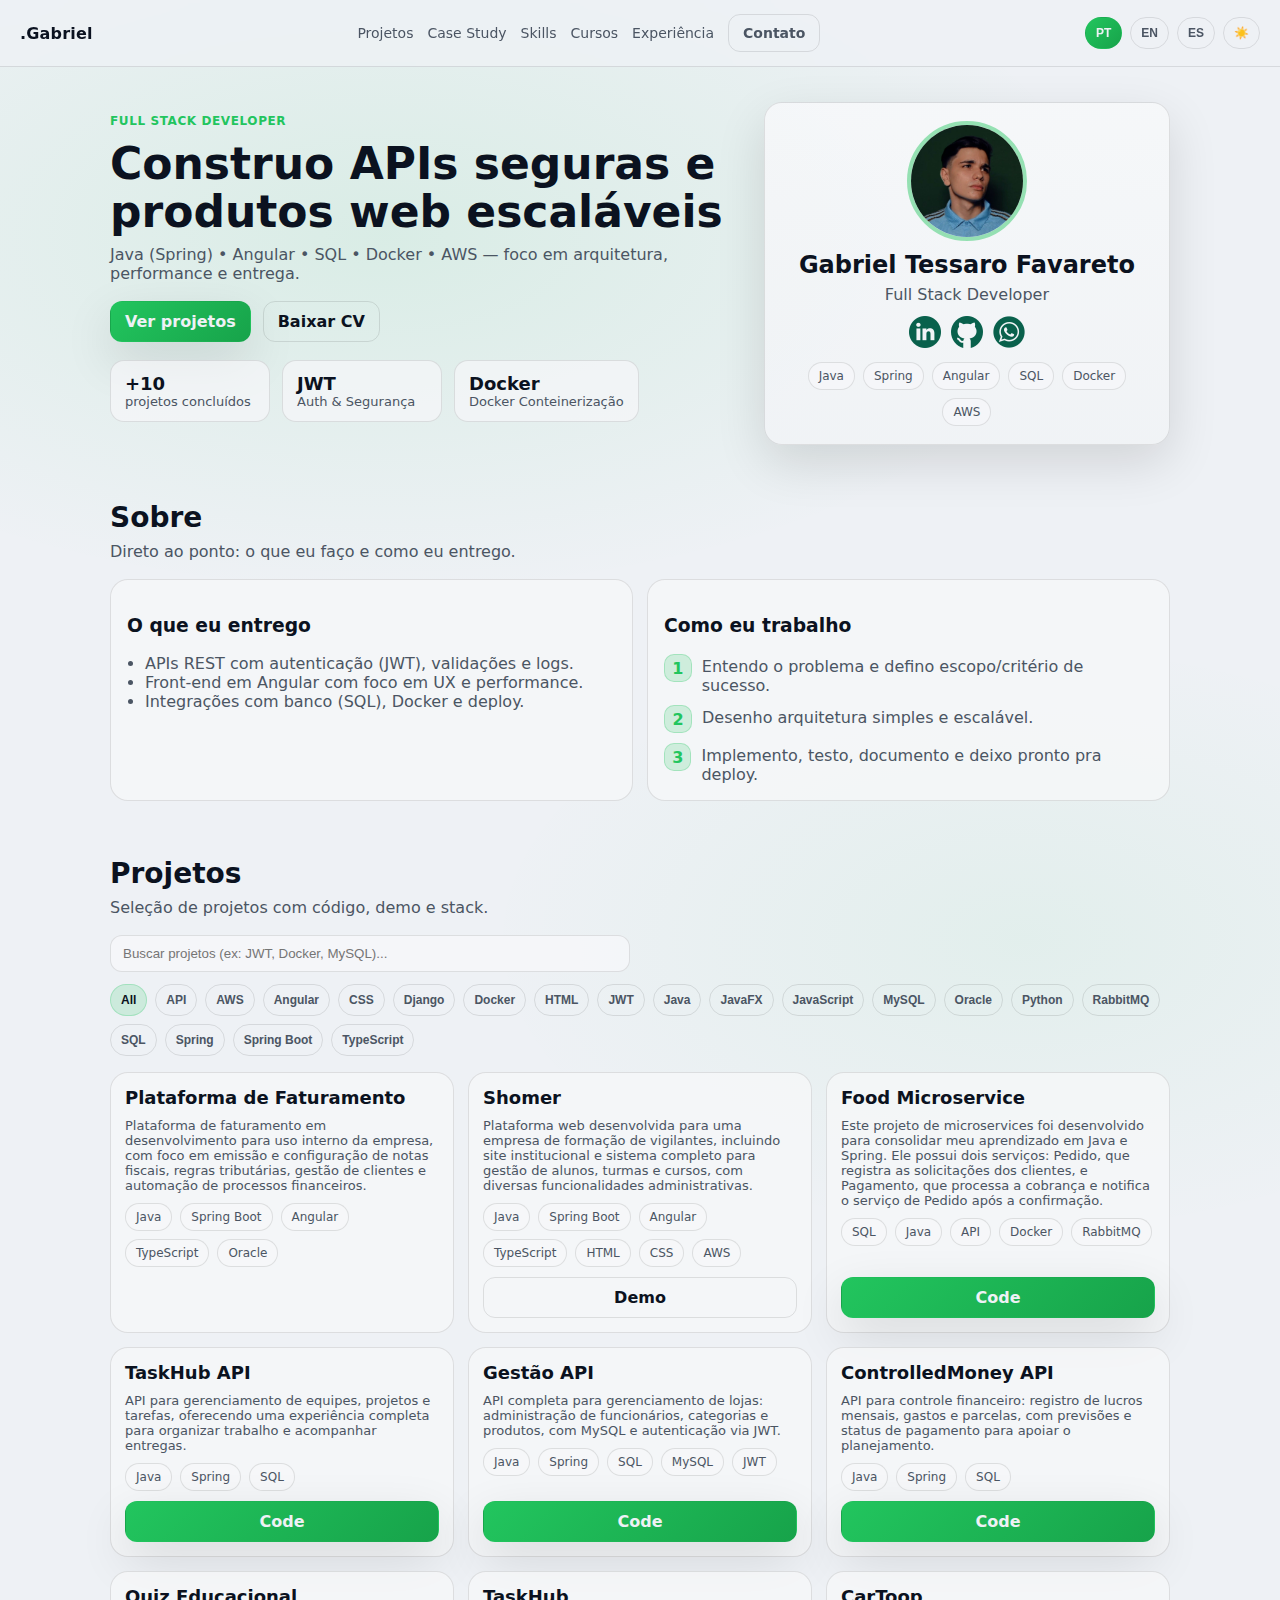
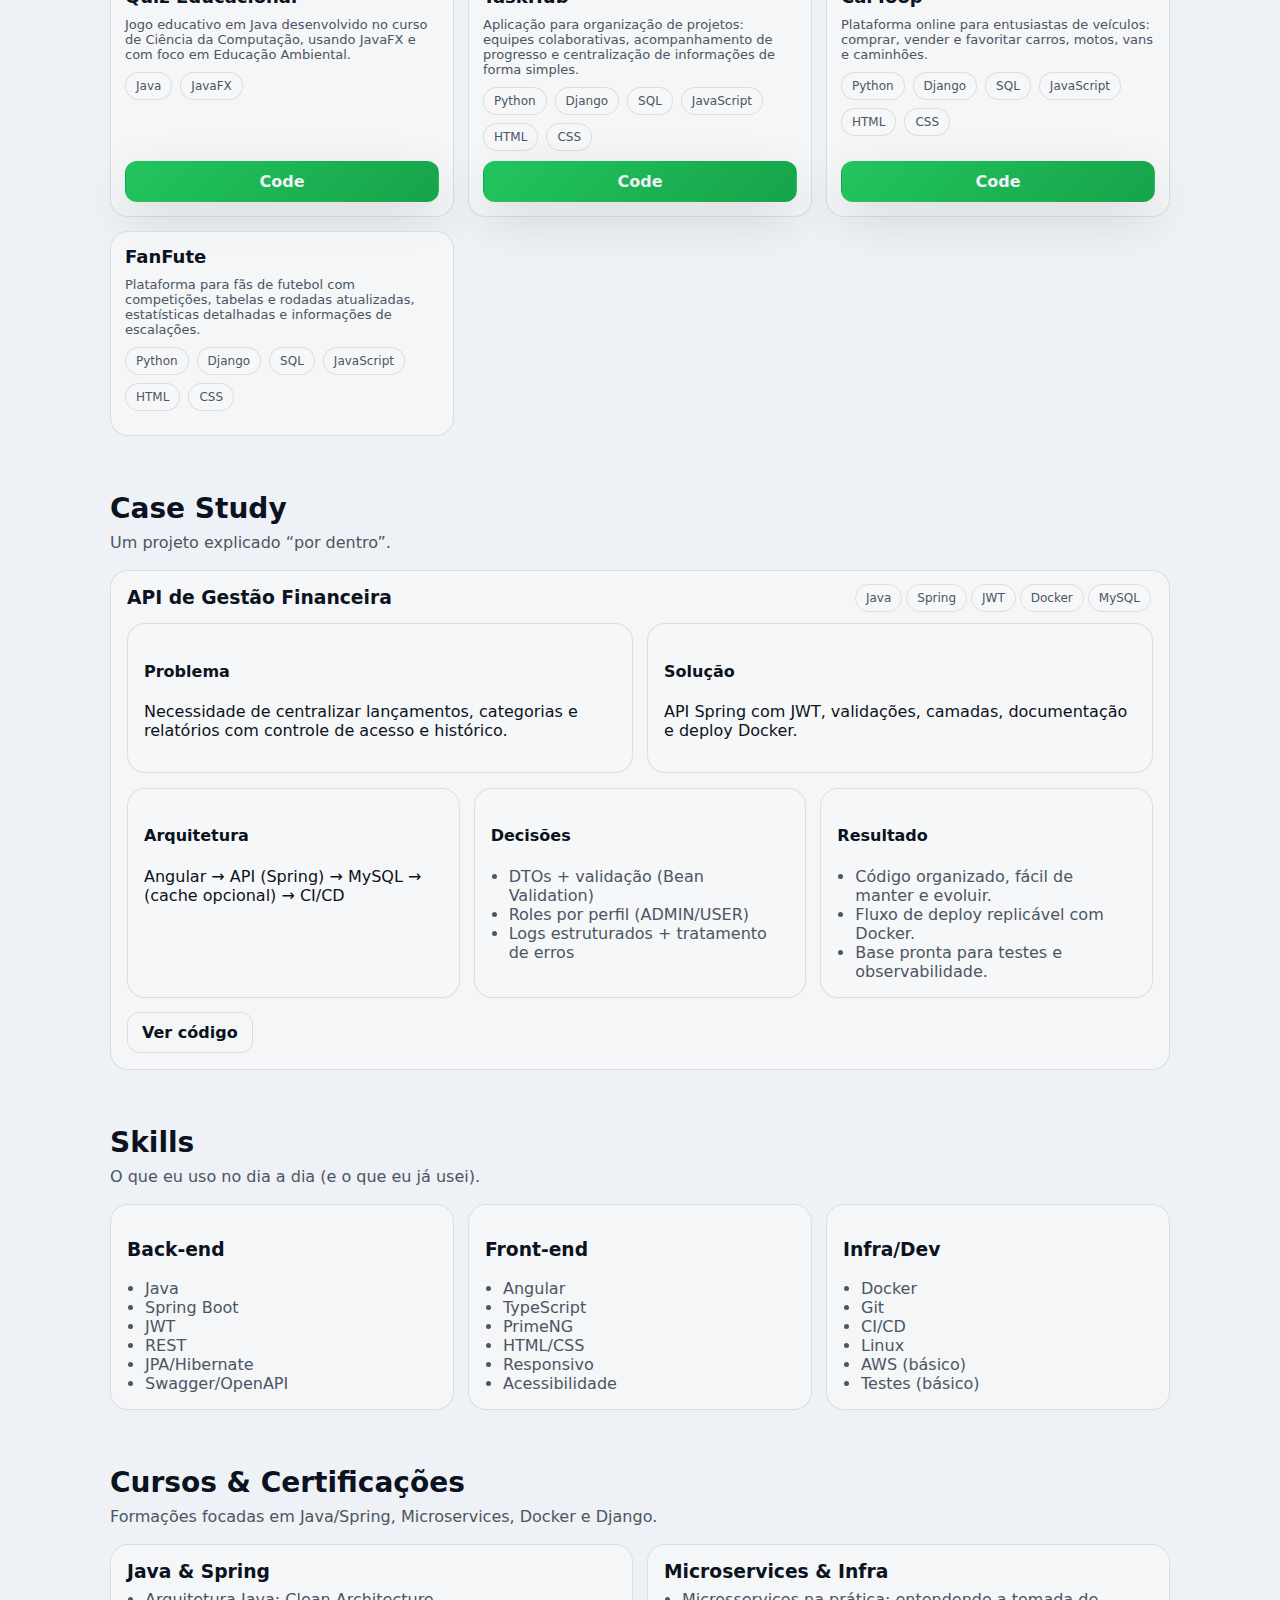
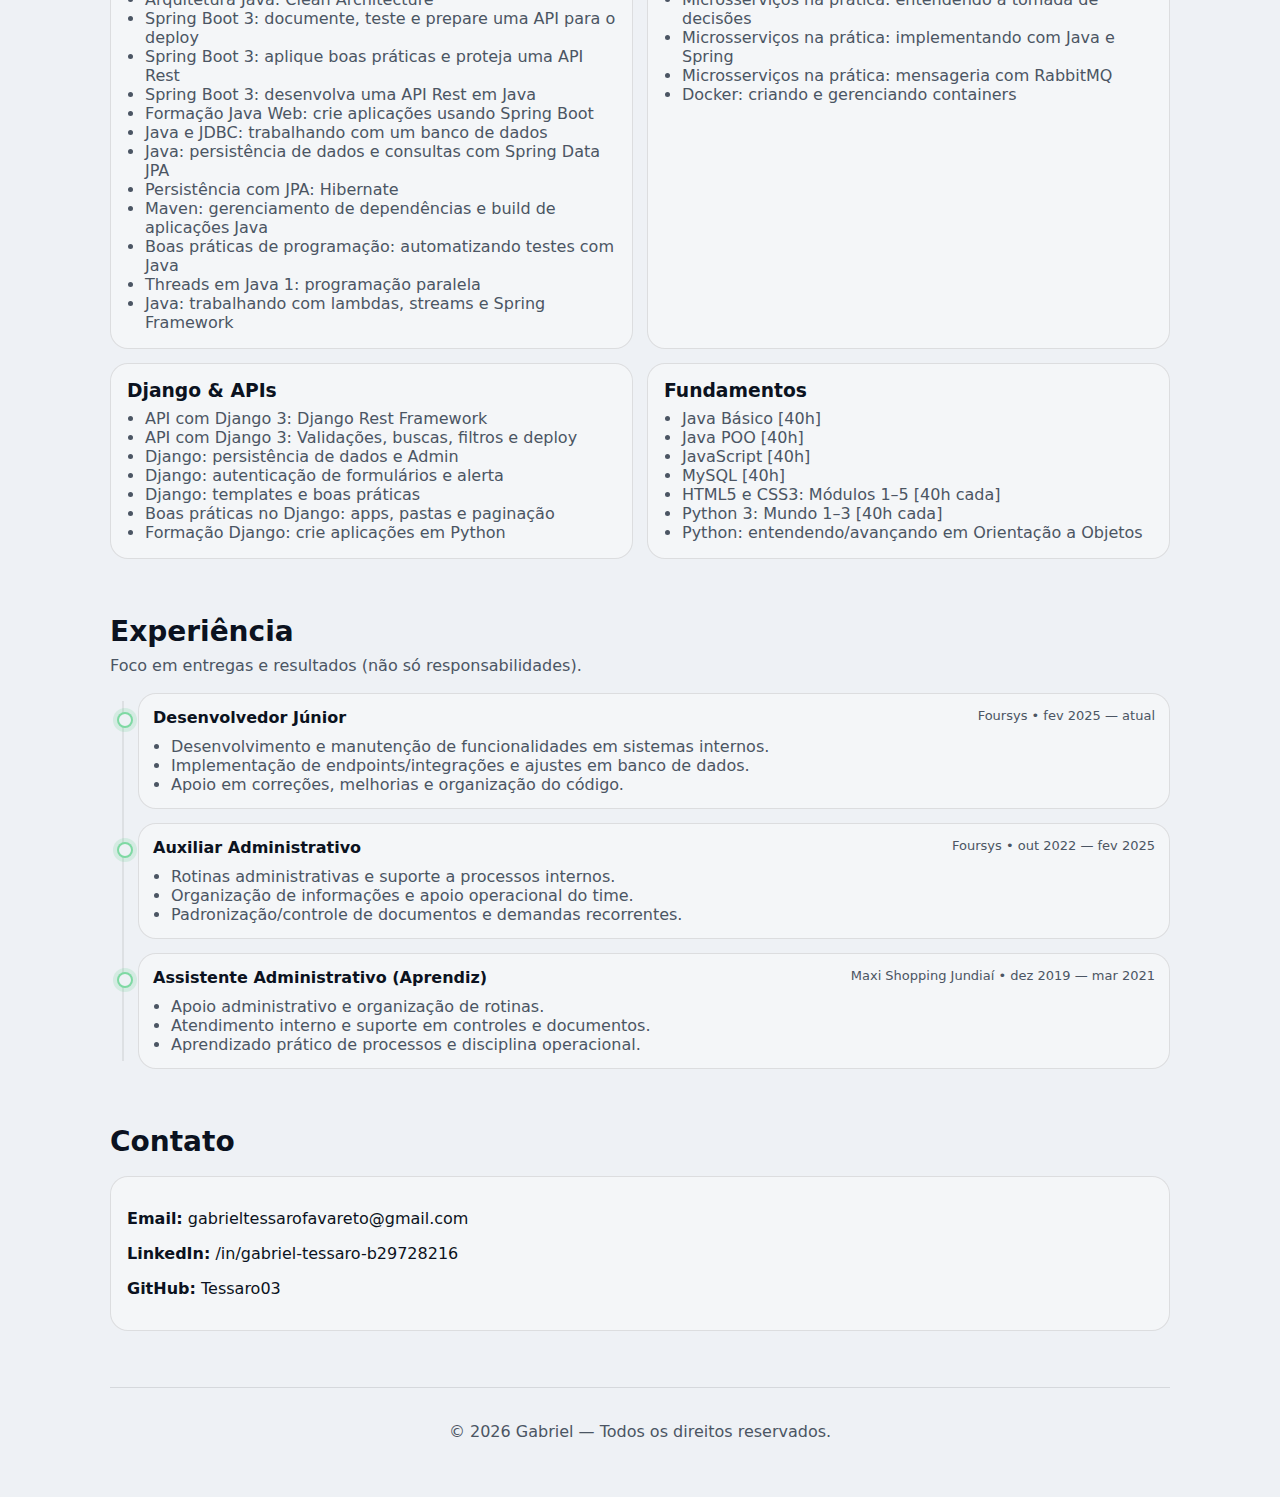
<file: index.html>
<!doctype html>
<html lang="pt-BR">
<head>
  <meta charset="UTF-8" />
  <meta name="viewport" content="width=device-width, initial-scale=1.0"/>
  <title>Gabriel | Portfolio</title>
  <link rel="stylesheet" href="./styles.css" />
</head>

<body>
  <header class="topbar">
    <a class="brand" href="#home">.Gabriel</a>

    <nav class="nav">
      <a href="#projects" data-i18n="nav.projects">Projetos</a>
      <a href="#case" data-i18n="nav.case">Case Study</a>
      <a href="#skills" data-i18n="nav.skills">Skills</a>
      <a href="#courses" data-i18n="nav.courses">Cursos</a>
      <a href="#experience" data-i18n="nav.experience">Experiência</a>
      <a href="#contact" class="btn btn--ghost" data-i18n="nav.contact">Contato</a>
    </nav>

    <!-- Idioma + Tema -->
    <div class="lang">
      <button class="chip chip--active" data-lang="pt">PT</button>
      <button class="chip" data-lang="en">EN</button>
      <button class="chip" data-lang="es">ES</button>
      <button id="themeToggle" class="chip" type="button" aria-label="Alternar tema">🌙</button>
    </div>
  </header>

  <main>
    <!-- HERO -->
    <section id="home" class="hero">
      <div class="hero__content">
        <p class="kicker" data-i18n="hero.kicker">Full Stack Developer</p>
        <h1 data-i18n="hero.title">Construo APIs seguras e produtos web escaláveis</h1>
        <p class="subtitle" data-i18n="hero.subtitle">
          Java (Spring) • Angular • SQL • Docker • AWS — foco em arquitetura, performance e entrega.
        </p>

        <div class="hero__cta">
          <a class="btn" href="#projects" data-i18n="hero.ctaProjects">Ver projetos</a>
          <a class="btn btn--ghost" id="cvLink" download href="#" target="_blank" rel="noreferrer" data-i18n="hero.ctaCV">Baixar CV</a>
 
        
        </div>

        <div class="stats">
          <div class="stat">
            <div class="stat__num">+10</div>
            <div class="stat__label" data-i18n="hero.stat1">projetos concluídos</div>
          </div>
          <div class="stat">
            <div class="stat__num">JWT</div>
            <div class="stat__label" data-i18n="hero.stat2">Auth & Segurança</div>
          </div>
          <div class="stat">
            <div class="stat__num">Docker</div>
            <div class="stat__label" data-i18n="hero.stat3">Deploy automatizado</div>
          </div>
        </div>
      </div>

      <aside class="card hero__card">
        <div class="avatar">
          <img src="./assets/eu.png" alt="Foto do Gabriel" />
        </div>
        <h2 class="name" data-i18n="profile.name">Gabriel Tessaro Favareto</h2>
        <p class="role" data-i18n="profile.role">Full Stack Developer</p>

        <div class="social">
          <a target="_blank" href="https://www.linkedin.com/in/gabriel-tessaro-b29728216/" aria-label="LinkedIn"><img src="assets/linkedin.png" alt="" srcset=""></a>
          <a target="_blank" href="https://github.com/Tessaro03" aria-label="GitHub"><img src="assets/github.png" alt="" srcset=""></a>
          <a target="_blank" href="https://api.whatsapp.com/qr/WR7PN7VJ2BQVE1?autoload=1&app_absent=0" aria-label="WhatsApp"><img src="assets/whatsapp.png" alt="" srcset=""></a>
        </div>

        <div class="tags" id="heroTags"></div>
      </aside>
    </section>

    <!-- ABOUT -->
    <section class="section">
      <div class="section__title">
        <h2 data-i18n="about.title">Sobre</h2>
        <p data-i18n="about.subtitle">Direto ao ponto: o que eu faço e como eu entrego.</p>
      </div>

      <div class="grid-2">
        <div class="panel">
          <h3 data-i18n="about.h3">O que eu entrego</h3>
          <ul class="list">
            <li data-i18n="about.b1">APIs REST com autenticação (JWT), validações e logs.</li>
            <li data-i18n="about.b2">Front-end em Angular com foco em UX e performance.</li>
            <li data-i18n="about.b3">Integrações com banco (SQL), Docker e deploy.</li>
          </ul>
        </div>

        <div class="panel">
          <h3 data-i18n="about.methodTitle">Como eu trabalho</h3>
          <ol class="steps">
            <li><span>1</span><p data-i18n="about.m1">Entendo o problema e defino escopo/critério de sucesso.</p></li>
            <li><span>2</span><p data-i18n="about.m2">Desenho arquitetura simples e escalável.</p></li>
            <li><span>3</span><p data-i18n="about.m3">Implemento, testo, documento e deixo pronto pra deploy.</p></li>
          </ol>
        </div>
      </div>
    </section>

    <!-- PROJECTS -->
    <section id="projects" class="section">
      <div class="section__title">
        <h2 data-i18n="projects.title">Projetos</h2>
        <p data-i18n="projects.subtitle">Seleção de projetos com código, demo e stack.</p>
      </div>

      <div class="toolbar">
        <input id="search" class="input" type="search" placeholder="Buscar..." />
        <div id="filters" class="filters"></div>
      </div>

      <div id="projectsGrid" class="projects"></div>
    </section>

    <!-- CASE STUDY -->
    <section id="case" class="section">
      <div class="section__title">
        <h2 data-i18n="case.title">Case Study</h2>
        <p data-i18n="case.subtitle">Um projeto explicado “por dentro” (isso te diferencia).</p>
      </div>

      <article class="case">
        <header class="case__head">
          <h3 data-i18n="case.h">API de Gestão Financeira (exemplo)</h3>
          <div class="chips" id="caseChips"></div>
        </header>

        <div class="grid-2">
          <div class="panel">
            <h4 data-i18n="case.problemT">Problema</h4>
            <p data-i18n="case.problem">
              Necessidade de centralizar lançamentos, categorias e relatórios com controle de acesso e histórico.
            </p>
          </div>
          <div class="panel">
            <h4 data-i18n="case.solutionT">Solução</h4>
            <p data-i18n="case.solution">
              API Spring com JWT, validações, camadas, documentação e deploy Docker.
            </p>
          </div>
        </div>

        <div class="grid-3">
          <div class="panel">
            <h4 data-i18n="case.archT">Arquitetura</h4>
            <p data-i18n="case.arch">Angular → API (Spring) → MySQL → (cache opcional) → CI/CD</p>
          </div>
          <div class="panel">
            <h4 data-i18n="case.decisionsT">Decisões</h4>
            <ul class="list">
              <li data-i18n="case.d1">DTOs + validação (Bean Validation)</li>
              <li data-i18n="case.d2">Roles por perfil (ADMIN/USER)</li>
              <li data-i18n="case.d3">Logs estruturados + tratamento de erros</li>
            </ul>
          </div>
          <div class="panel">
            <h4 data-i18n="case.resultsT">Resultado</h4>
            <ul class="list">
              <li data-i18n="case.r1">Código organizado, fácil de manter e evoluir.</li>
              <li data-i18n="case.r2">Fluxo de deploy replicável com Docker.</li>
              <li data-i18n="case.r3">Base pronta para testes e observabilidade.</li>
            </ul>
          </div>
        </div>

        <footer class="case__foot">
          <a class="btn btn--ghost" href="#" data-i18n="case.code">Ver código</a>
        </footer>
      </article>
    </section>

    <!-- SKILLS -->
    <section id="skills" class="section">
      <div class="section__title">
        <h2 data-i18n="skills.title">Skills</h2>
        <p data-i18n="skills.subtitle">O que eu uso no dia a dia (e o que eu já usei).</p>
      </div>
      <div class="grid-3" id="skillsGrid"></div>
    </section>

    <!-- COURSES -->
    <section id="courses" class="section">
      <div class="section__title">
        <h2 data-i18n="courses.title">Cursos & Certificações</h2>
        <p data-i18n="courses.subtitle">Formações focadas em Java/Spring, Microservices, Docker e Django.</p>
      </div>
      <div id="coursesGrid" class="grid-2"></div>
    </section>

    <!-- EXPERIENCE -->
    <section id="experience" class="section">
      <div class="section__title">
        <h2 data-i18n="exp.title">Experiência</h2>
        <p data-i18n="exp.subtitle">Foco em entregas e resultados (não só responsabilidades).</p>
      </div>
      <div class="timeline" id="timeline"></div>
    </section>

    <!-- CONTACT -->
    <section id="contact" class="section">
      <div class="section__title">
        <h2 data-i18n="contact.title">Contato</h2>
      </div>

      <div class="grid">
        <div class="panel">
          <p><strong>Email:</strong> <span>gabrieltessarofavareto@gmail.com</span></p>
          <p><strong>LinkedIn:</strong> <span>/in/gabriel-tessaro-b29728216</span></p>
          <p><strong>GitHub:</strong> <span>Tessaro03</span></p>
        </div>

      </div>
    </section>

    <footer class="footer">
      <p>© <span id="year"></span> Gabriel — <span data-i18n="footer.rights">Todos os direitos reservados</span>.</p>
    </footer>
  </main>

  <script src="./content.js"></script>
  <script src="./app.js"></script>
</body>
</html>
</file>
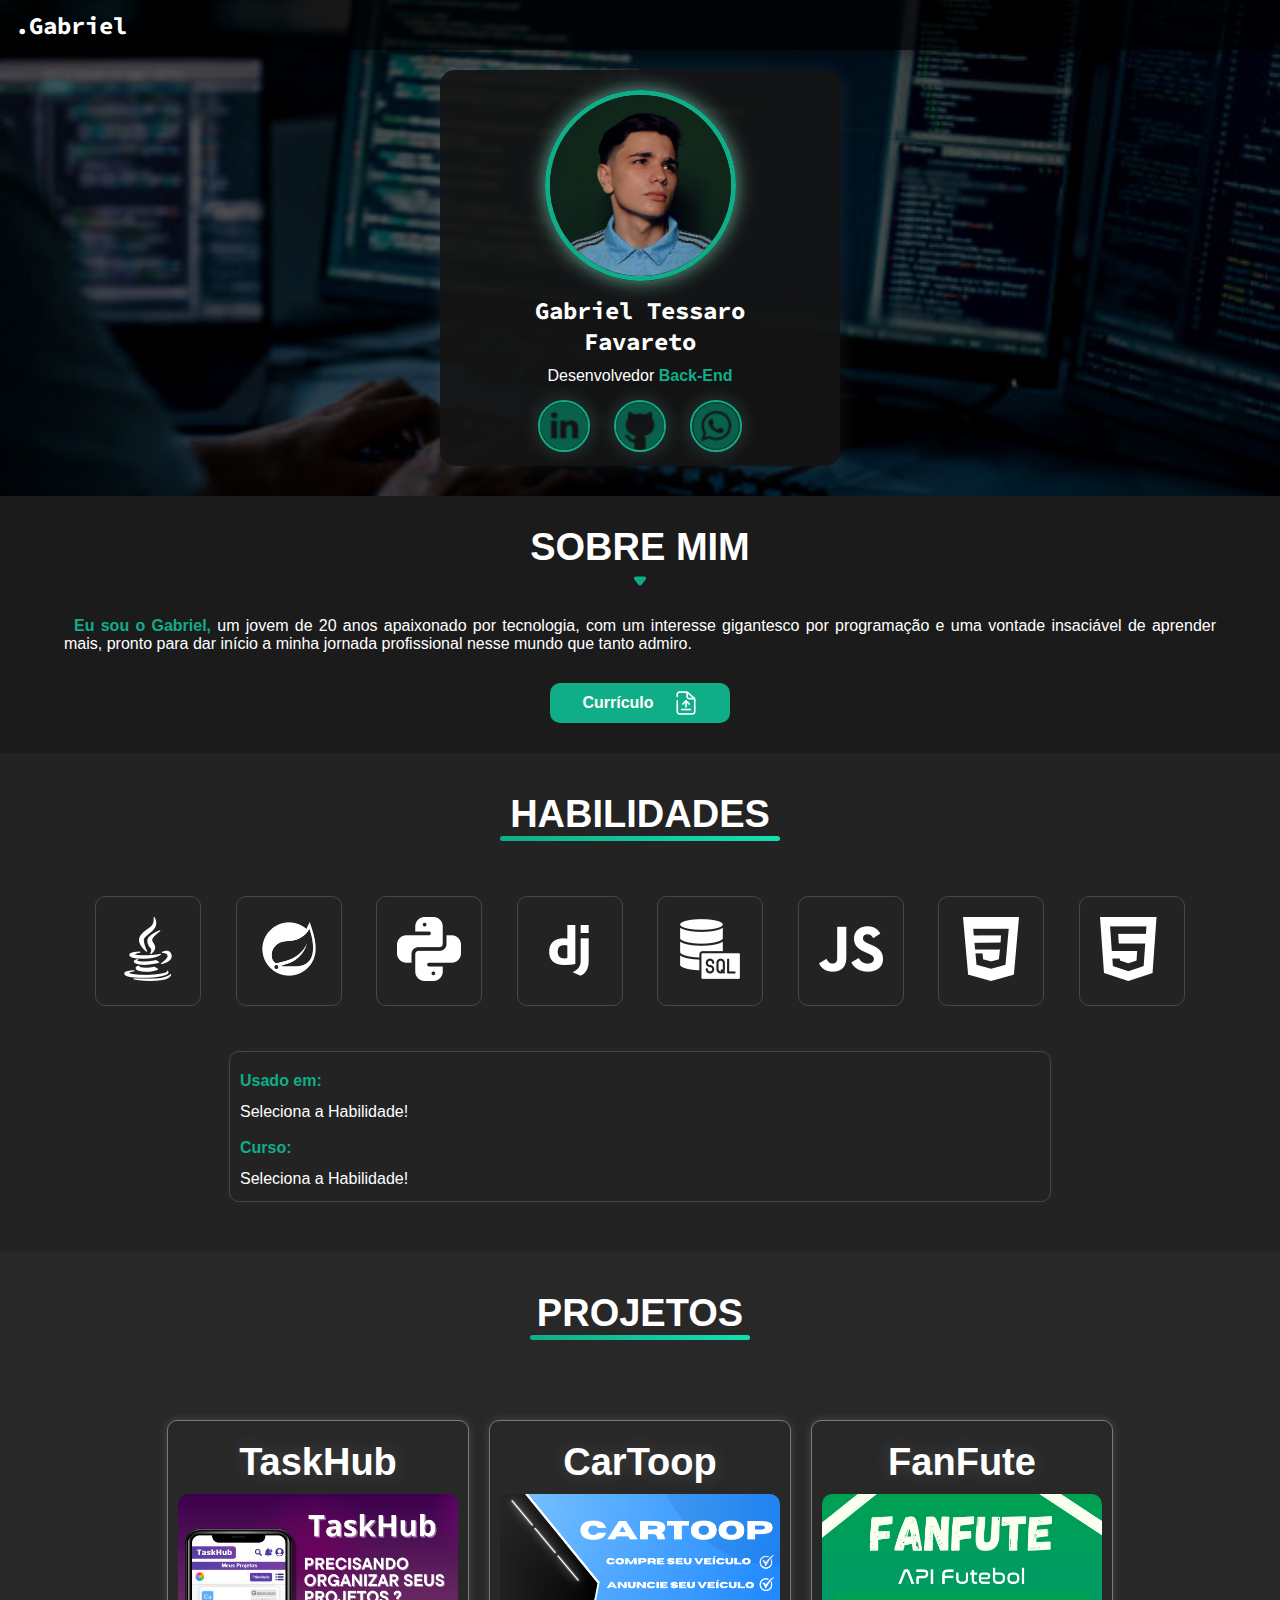
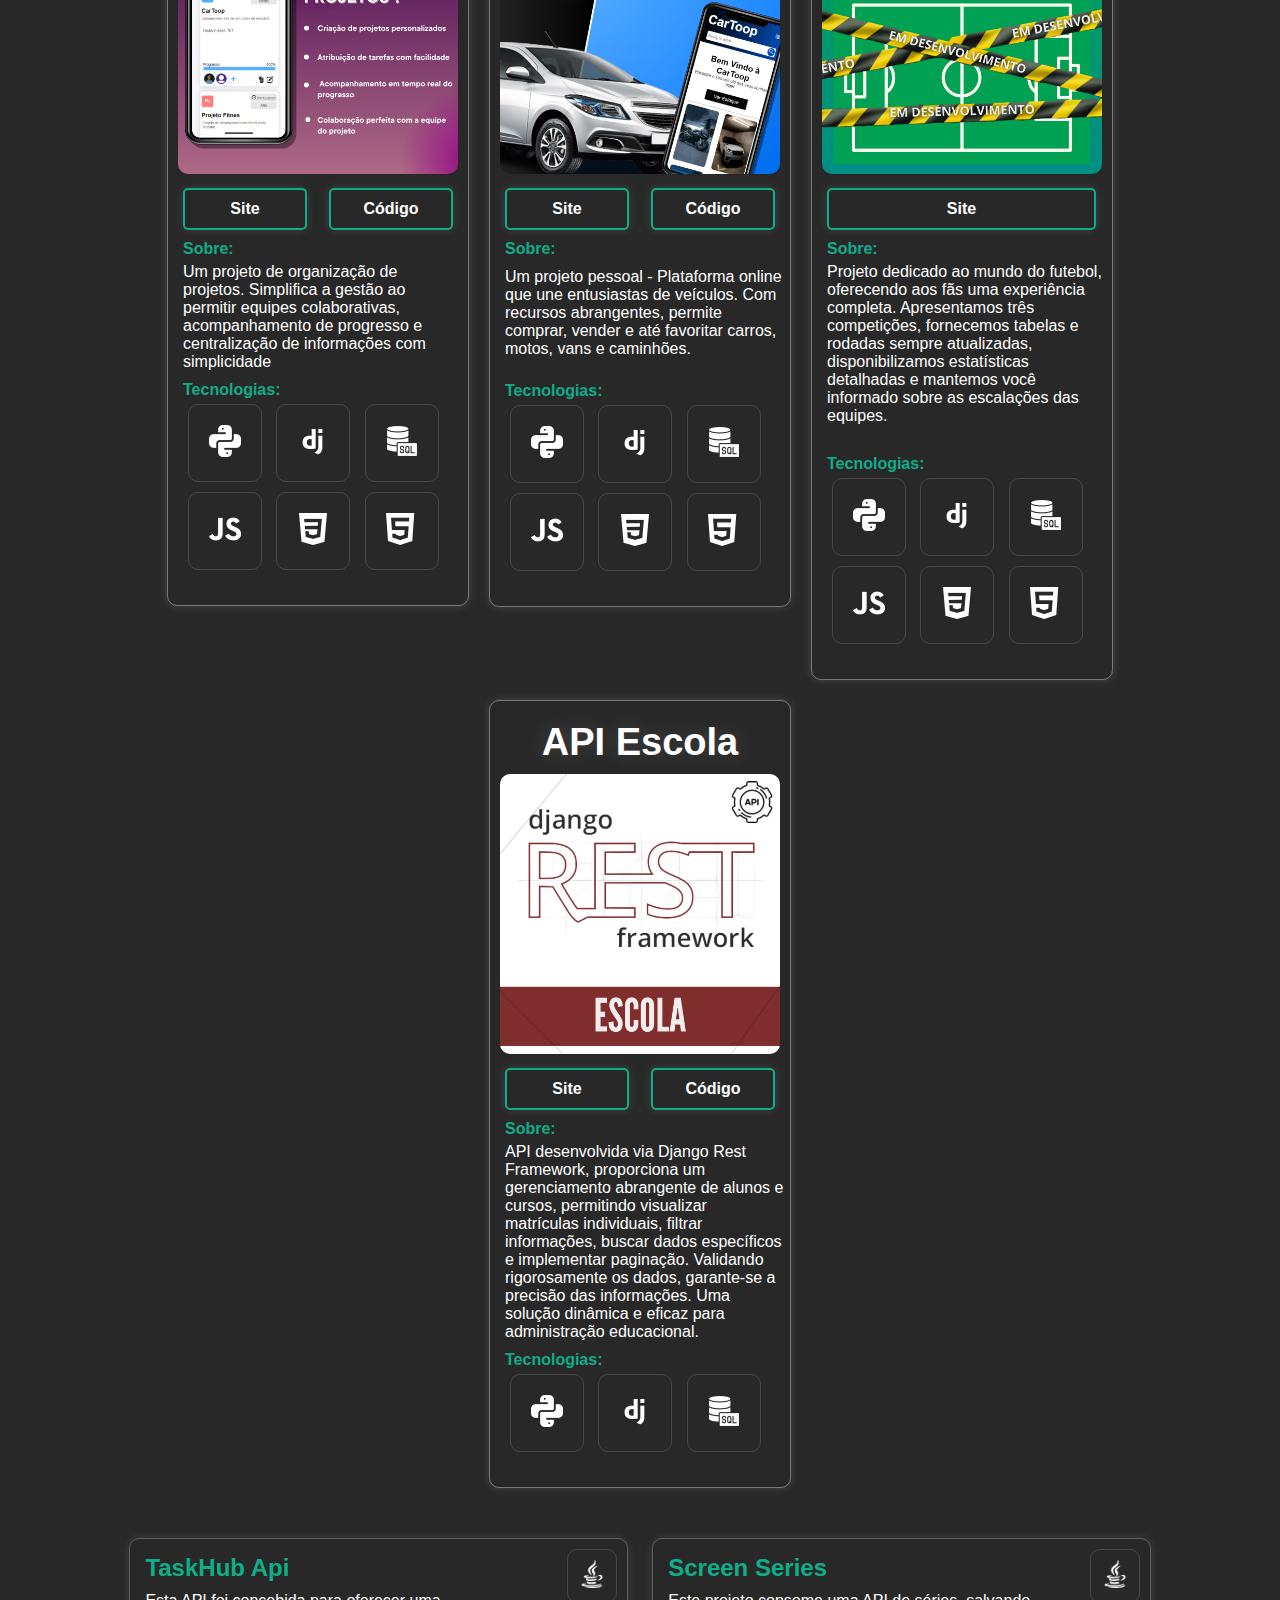
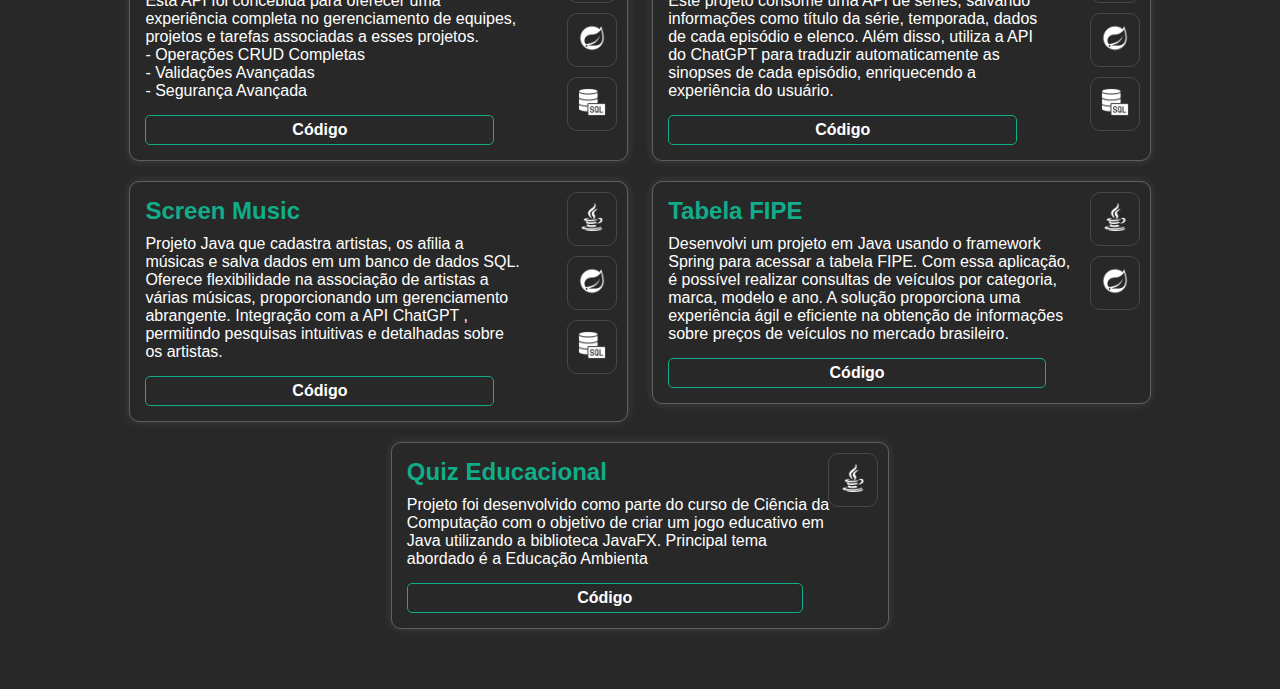
<file: portfolio.html>
<!DOCTYPE html>
<html lang="pt-br">
<head>
    <meta charset="UTF-8">
    <meta name="viewport" content="width=device-width, initial-scale=1.0">
    
    <link rel="stylesheet" href="style.css">
    <title>Gabriel.T</title>
</head>
<body>
    <div id="teste">
        <header>
            <div id="header">
                <h2>.Gabriel </h2>
            </div>
            <nav style="display: none;">
                <a href="#">Contato</a>
                <a href="#"><p>Sobre Mim</p></a>
                <a href="#"><p>CarToop</p></a>
                <a href="#"><p>TaskHub</p></a>
                <a href="#"><p>Projetos</p></a>
                <a href="#"><p>API</p></a>
                <a href="#"><p>Tecnologias</p></a>
            </nav>
        </header>
            <section id='perfil'>
                <div id="dados-perfil">
                    <img id="foto-perfil" src="icones/eu.png" alt="Perfil">
                    <br>
                    <h1>Gabriel Tessaro Favareto</h1>
                    <p > Desenvolvedor <strong style="color: var(--cor02);">Back-End</strong></p>
                    <div id="icones-perfil">
                        <a href="https://www.linkedin.com/in/gabriel-tessaro-b29728216/" target="_blank"> <img src="icones/linkedin (1).png" alt="Icone-Linkedin"></a>
                        <a href="https://github.com/Tessaro03"  target="_blank"><img src="icones/github (1).png" alt="Icone-GitHub"></a>
                        <a href="https://wa.me/qr/WR7PN7VJ2BQVE1"  target="_blank"><img src="icones/whatsapp (5).png" alt="Icone-Whatsapp"></a>
                    </div>
                </div>
            </section>
        </div>

    <main>
        <section id='sobre-mim'>
            <h1>SOBRE MIM</h1>
            <img src="icones/seta-para-baixo.png" alt="">
            <div id="sobre-mim-info">
                <p><strong style="color: var(--cor02); margin-left: 10px;"> Eu sou o Gabriel,</strong> um jovem de 20 anos apaixonado por tecnologia, com um interesse gigantesco por programação e uma vontade insaciável de aprender mais, pronto para dar início a minha jornada profissional nesse mundo que tanto admiro.</p>
            </div>
            <a style="color:white" href="Curriculo.pdf" download target="_blank">
                <div id="curriculo">
                    <p><strong>Currículo</strong></p>
                    <img src="icones/subir-arquivo.png" alt="">
                </div>
            </a>
        </section>
        <section id="habilidades">
            <h1>HABILIDADES</h1>
            <div id="barra-habilidades"></div>
            <div id="icones-habilidades">
                <div class="icone-habilidade" id="java"  onclick="selecionarIcone(this, '- Persistência com JPA: Hibernate | Alura <br> - Maven: gerenciamento de dependências e build de aplicações Java | Alura <br> - Java e JDBC: trabalhando com um banco de dados | Alura <br> - Linguagem de Programação Orientada á objetos | UNIP <br> - Java POO   | Curso em Video <br> - Java Básico   | Curso em Video ', 'Utilizei Java nas Atividades Práticas Supervisionadas (APS) na UNIP, onde desenvolvi um quiz educativo abordando a importância de cuidar do meio ambiente. Criei uma interface gráfica utilizando JavaFX. Além disso, realizei um projeto com orientação a objetos (POO) no contexto de um zoológico.')">
                    <img src="habilidades/java (1).png" alt="Icone-Habilidade">
                </div>
                <div class="icone-habilidade" id="spring"  onclick="selecionarIcone(this, '- Spring Boot 3: API Rest em Java | Alura <br> - Spring Boot 3: Boas Praticas e Proteja uma API Rest em Java  | Alura <br> - Spring Boot 3: Trabalhando com Lambdas, Streams | Alura  <br> - Java: persistência de dados e consultas com Spring Data JPA | Alura', 'Utilizei o Spring Boot como parte do meu processo de aprendizagem, onde desenvolvi vários projetos. Um deles envolveu a criação de uma aplicação que consumia uma API de séries, armazenando informações sobre temporadas e episódios em um banco de dados e traduzindo sinopses com a ajuda da API do ChatGPT. Além disso, desenvolvi uma aplicação que consultava a tabela FIPE para fornecer informações sobre valores de veículos. Também criei um projeto de cadastro de músicas e artistas, todos com o uso eficaz e prático do Spring Boot.')">
                    <img src="habilidades/icons8-logotipo-da-primavera-64-removebg-preview.png" alt="Icone-Habilidade">
                </div>
                <div class="icone-habilidade" id="python" onclick="selecionarIcone(this, ' - Python: avançando na orientação a objetos | Alura <br> - Python: entendendo a Orientação a Objetos | Alura <br> - Introdução a Programação Estruturada | UNIP <br> - Python 3 - Mundo 3   | Curso em Video <br> - Python 3 - Mundo 2   | Curso em Video <br> - Python 3 - Mundo 1   | Curso em Video <br> ' , ' O Python desempenhou um papel fundamental no meu aprendizado em programação. Através dele, adquiri conhecimentos sobre os fundamentos da programação, os quais pude aplicar em projetos como TaskHub e Cartoop, além de um projeto de criptografia e descriptografia que desenvolvi para as Atividades Práticas Supervisionadas (APS) na UNIP. ')">
                    <img src="habilidades/python (1).png" alt="Icone-Habilidade">
                </div>
                <div class="icone-habilidade" id="django"  onclick="selecionarIcone(this, ' - API com Django 3: Django Rest Framework | Alura <br> - API com Django 3: Validações, buscas, filtros e deploy | Alura <br> - Boas práticas no Django: apps, pastas e paginação | Alura <br> - Django: autenticação de formulários e alerta | Alura <br> - Django: persistência de dados e Admin | Alura <br> - Formação Django: crie aplicações em Python | Alura <br> - Django: templates e boas práticas | Alura', 'Em todos os meus projetos web, fiz a escolha de empregar o Django devido à sua notável excelência como framework. Possuo profundo conhecimento em áreas como Models, views, URLs, forms, signals e messages de alerta. Fui especialmente cativado pela sua organização impecável e pela facilidade de uso que ele oferece.')">
                    <img src="habilidades/icons8-django-64.png  " alt="Icone-Habilidade">
                </div>
                <div class="icone-habilidade" id="sql"  onclick="selecionarIcone(this, '- Banco de Dados | UNIP <br> - MySQL   | Curso em Video', 'Utilizei SQL nos meus projetos web para estabelecer conexões com dados. Empreguei diversos tipos de relacionamentos para ampliar as funcionalidades destinadas aos usuários, como a adição de amigos, a marcação de fotos como favoritas, o upload de múltiplas imagens e até mesmo a associação com veículos.')">
                    <img src="habilidades/servidor-sql (1).png" alt="Icone-Habilidade">
                </div>
                <div class="icone-habilidade" id="js"  onclick="selecionarIcone(this, ' - JavaScript   | Curso em Video', 'Utilizei o JavaScript em todos os meus projetos, incluindo para criar menus interativos e facilitar diversas interações na página. Ele desempenhou um papel fundamental na criação de menus de navegação que se expandem e contraem de maneira suave, melhorando a usabilidade do site. Além disso, empreguei o JavaScript para aprimorar a interatividade do usuário, como a exibição de janelas modais para exibir informações adicionais ou solicitar ações específicas. ')">
                    <img src="habilidades/js (2).png" alt="Icone-Habilidade">
                </div>
                <div class="icone-habilidade" id="css"  onclick="selecionarIcone(this, '- HTML5 e CSS3: Módulo 4 DE 5   | Curso em Video <br> - HTML5 e CSS3: Módulo 3 DE 5   | Curso em Video <br> - HTML5 e CSS3: Módulo 2 DE 5   | Curso em Video <br> - HTML5 e CSS3: Módulo 1 DE 5   | Curso em Video ', 'HTML, CSS e JavaScript foram os pilares fundamentais presentes em todos os meus projetos web. Com o HTML, pude estruturar o conteúdo das páginas, organizando elementos como títulos, parágrafos e imagens de forma coerente. Utilizando o CSS, apliquei estilos visuais, como cores, fontes e layouts, para tornar o design atraente e responsivo, adaptando-se a diferentes dispositivos e tamanhos de tela.')">
                    <img src="habilidades/css-3 (2).png" alt="Icone-Habilidade">
                </div>

                <div class="icone-habilidade" id="html"  onclick="selecionarIcone(this, '- HTML5 e CSS3: Módulo 4 DE 5   | Curso em Video <br> - HTML5 e CSS3: Módulo 3 DE 5   | Curso em Video <br> - HTML5 e CSS3: Módulo 2 DE 5   | Curso em Video <br> - HTML5 e CSS3: Módulo 1 DE 5   | Curso em Video ', 'HTML, CSS e JavaScript foram os pilares fundamentais presentes em todos os meus projetos web. Com o HTML, pude estruturar o conteúdo das páginas, organizando elementos como títulos, parágrafos e imagens de forma coerente. Utilizando o CSS, apliquei estilos visuais, como cores, fontes e layouts, para tornar o design atraente e responsivo, adaptando-se a diferentes dispositivos e tamanhos de tela.')">
                    <img src="habilidades/html (2).png" alt="Icone-Habilidade">
                </div>
            </div>
            <div id="info-habilidade">
                
                <p  style="color: var(--cor02); margin-top: 10px; margin-bottom: 10px;"><strong>Usado em: </strong></p>
                <p id="info-usado"> Seleciona a Habilidade! </p>
                <p style="color: var(--cor02); margin-top: 15px; margin-bottom: 10px;"><strong>Curso:</strong></p>
                <p id="info-curso" > Seleciona a Habilidade! </p>
            </div>
        </section>
        <section id="projetos">
            <h1>PROJETOS</h1>
            <div style='width: 220px;' id="barra-habilidades"></div>
            <div id="cards-projetos">
                <div class="card-projeto">
                    <h2>TaskHub </h2>
                    <img src="fundos/TaskHubb (1).png" alt="Card-Projeto">
                    <div class="botoes-card">
                        <a href="https://taskhub.up.railway.app/" target="_blank"><div class="link-projeto"><strong>Site</strong></div></a>
                        <a href="https://github.com/Tessaro03/TaskHub-Project" target="_blank"><div class="link-projeto"><strong>Código</strong></div></a>
                    </div>
                    <div id="sobre-projeto">
                        <p style="color: var(--cor02); margin-bottom: 5px; margin-top: 10px;"><strong>Sobre: </strong></p>
                        <p style="margin-right: 5px;">Um projeto de organização de projetos. Simplifica a gestão ao permitir equipes colaborativas, acompanhamento de progresso e centralização de informações com simplicidade</p>
                    </div>
                    <div id="tecnologias-projeto">
                        <p style="color: var(--cor02);"><strong>Tecnologias: </strong></p>
                        <div class="tecnoligia-icone"><img src="habilidades/python (1).png" alt=""></div>
                        <div class="tecnoligia-icone"><img src="habilidades/icons8-django-64.png" alt=""></div>
                        <div class="tecnoligia-icone"><img src="habilidades/servidor-sql (1).png" alt=""></div>
                        <div class="tecnoligia-icone"><img src="habilidades/js (2).png " alt=""></div>
                        <div class="tecnoligia-icone"><img src="habilidades/css-3 (2).png" alt=""></div>
                        <div class="tecnoligia-icone"><img src="habilidades/html (2).png" alt=""></div>
        
                    </div>
                </div>
                <div class="card-projeto">
                    <h2>CarToop</h2>
                    <img src="fundos/CarToop (1).png" alt="Card-Projeto">
                    <div class="botoes-card">
                        <a href="https://cartoop.up.railway.app/" target="_blank"><div class="link-projeto"><strong>Site</strong></div></a>
                        <a href="https://github.com/Tessaro03/CarToop-Project/" target="_blank"><div class="link-projeto"><strong>Código</strong></div></a>
                    </div>
                    <div id="sobre-projeto">
                        <p style="color: var(--cor02); margin-bottom: 5px;"><strong>Sobre: </strong></p>
                        <p style="margin-right: 5px; margin-top: 10px; margin-bottom: 24px;">Um projeto pessoal - Plataforma online que une entusiastas de veículos. Com recursos abrangentes, permite comprar, vender e até favoritar carros, motos, vans e caminhões.</p>
                    </div>
                    <div id="tecnologias-projeto">
                        <p style="color: var(--cor02);"><strong>Tecnologias: </strong></p>
                        <div class="tecnoligia-icone"><img src="habilidades/python (1).png" alt=""></div>
                        <div class="tecnoligia-icone"><img src="habilidades/icons8-django-64.png" alt=""></div>
                        <div class="tecnoligia-icone"><img src="habilidades/servidor-sql (1).png" alt=""></div>
                        <div class="tecnoligia-icone"><img src="habilidades/js (2).png " alt=""></div>
                        <div class="tecnoligia-icone"><img src="habilidades/css-3 (2).png" alt=""></div>
                        <div class="tecnoligia-icone"><img src="habilidades/html (2).png" alt=""></div>

                    </div>
                </div>
                
                <div class="card-projeto">
                    <h2>FanFute </h2>
                    <img  src="fundos/FanFutu.png" alt="Card-Projeto">
                    <div class="botoes-card">
                        <a href="https://fanfute-production.up.railway.app/" target="_blank"><div style="width:245px;" class="link-projeto"><strong>Site</strong></div></a>
                    </div>
                    <div id="sobre-projeto">
                        <p style="color: var(--cor02); margin-bottom: 5px;"><strong>Sobre: </strong></p>
                        <p style="margin-right: 5px; margin-bottom: 30px;">Projeto dedicado ao mundo do futebol, oferecendo aos fãs uma experiência completa. Apresentamos três competições, fornecemos tabelas e rodadas sempre atualizadas, disponibilizamos estatísticas detalhadas e mantemos você informado sobre as escalações das equipes.</p>
                    </div>
                    <div id="tecnologias-projeto">
                        <p style="color: var(--cor02);"><strong>Tecnologias: </strong></p>
                        <div class="tecnoligia-icone"><img src="habilidades/python (1).png" alt=""></div>
                        <div class="tecnoligia-icone"><img src="habilidades/icons8-django-64.png" alt=""></div>
                        <div class="tecnoligia-icone"><img src="habilidades/servidor-sql (1).png" alt=""></div>
                        <div class="tecnoligia-icone"><img src="habilidades/js (2).png " alt=""></div>
                        <div class="tecnoligia-icone"><img src="habilidades/css-3 (2).png" alt=""></div>
                        <div class="tecnoligia-icone"><img src="habilidades/html (2).png" alt=""></div>
                    </div>
                </div>

                <div class="card-projeto">
                    <h2>API Escola </h2>
                    <img  src="fundos/ESCOLA.png" alt="Card-Projeto">
                    <div class="botoes-card">
                        <a href="https://api-escola.up.railway.app/" target="_blank"><div class="link-projeto"><strong>Site</strong></div></a>
                        <a href="https://github.com/Tessaro03/Django-API" target="_blank"><div class="link-projeto"><strong>Código</strong></div></a>
                    </div>
                    <div id="sobre-projeto">
                        <p style="color: var(--cor02); margin-bottom: 5px;"><strong>Sobre: </strong></p>
                        <p style="margin-right: 5px;">API desenvolvida via Django Rest Framework, proporciona um gerenciamento abrangente de alunos e cursos, permitindo visualizar matrículas individuais, filtrar informações, buscar dados específicos e implementar paginação. Validando rigorosamente os dados, garante-se a precisão das informações. Uma solução dinâmica e eficaz para administração educacional.</p>
                    </div>
                    <div id="tecnologias-projeto">
                        <p style="color: var(--cor02);"><strong>Tecnologias: </strong></p>
                        <div class="tecnoligia-icone"><img src="habilidades/python (1).png" alt=""></div>
                        <div class="tecnoligia-icone"><img src="habilidades/icons8-django-64.png" alt=""></div>

                        <div class="tecnoligia-icone"><img src="habilidades/servidor-sql (1).png" alt=""></div>
                        
                    </div>
                </div>

            </div>
            <div >
                <div id="projetos-inline">
                    <div class="card-projeto-inline">
                        <div class="text-projeto-inline">
                            <h2>TaskHub Api</h2>
                            <p>Esta API foi concebida para oferecer uma experiência completa no gerenciamento de equipes, projetos e tarefas associadas a esses projetos.<br>- Operações CRUD Completas <br>- Validações Avançadas <br>- Segurança Avançada</p>
                            <a href="https://github.com/Tessaro03/ScreenSeries" target="_blank"><div class="link-projeto-incard"><strong>Código</strong></div></a>
                        </div>
                        <div class="icones-projeto-inline">
                            <div class="tecnoligia-icone-inline "><img src="habilidades/java (1).png" alt=""></div>
                            <div class="tecnoligia-icone-inline "><img src="habilidades/icons8-logotipo-da-primavera-64-removebg-preview.png" alt=""></div>
                            <div class="tecnoligia-icone-inline "><img src="habilidades/servidor-sql (1).png" alt=""></div>
                        </div>
                    </div>
                    <div class="card-projeto-inline">
                        <div class="text-projeto-inline">
                            <h2>Screen Series</h2>
                            <p>Este projeto consome uma API de séries, salvando informações como título da série, temporada, dados de cada episódio e elenco. Além disso, utiliza a API do ChatGPT para traduzir automaticamente as sinopses de cada episódio, enriquecendo a experiência do usuário.</p>
                            <a href="https://github.com/Tessaro03/ScreenSeries" target="_blank"><div class="link-projeto-incard"><strong>Código</strong></div></a>
                        </div>
                        <div class="icones-projeto-inline">
                            <div class="tecnoligia-icone-inline "><img src="habilidades/java (1).png" alt=""></div>
                            <div class="tecnoligia-icone-inline "><img src="habilidades/icons8-logotipo-da-primavera-64-removebg-preview.png" alt=""></div>
                            <div class="tecnoligia-icone-inline "><img src="habilidades/servidor-sql (1).png" alt=""></div>
                        </div>
                    </div>
                    <div class="card-projeto-inline">
                        <div class="text-projeto-inline">
                            <h2>Screen Music</h2>
                            <p>Projeto Java que cadastra artistas, os afilia a músicas e salva dados em um banco de dados SQL. Oferece flexibilidade na associação de artistas a várias músicas, proporcionando um gerenciamento abrangente. Integração com a API ChatGPT , permitindo pesquisas intuitivas e detalhadas sobre os artistas.</p>
                            <a href="https://github.com/Tessaro03/ScreenMusic" target="_blank"><div class="link-projeto-incard"><strong>Código</strong></div></a>
                        </div>
                        <div class="icones-projeto-inline">
                            <div class="tecnoligia-icone-inline "><img src="habilidades/java (1).png" alt=""></div>
                            <div class="tecnoligia-icone-inline "><img src="habilidades/icons8-logotipo-da-primavera-64-removebg-preview.png" alt=""></div>
                            <div class="tecnoligia-icone-inline "><img src="habilidades/servidor-sql (1).png" alt=""></div>
                        </div>
                    </div>
                    <div class="card-projeto-inline">
                        <div class="text-projeto-inline">
                            <h2>Tabela FIPE</h2>
                            <p>Desenvolvi um projeto em Java usando o framework Spring para acessar a tabela FIPE. Com essa aplicação, é possível realizar consultas de veículos por categoria, marca, modelo e ano. A solução proporciona uma experiência ágil e eficiente na obtenção de informações sobre preços de veículos no mercado brasileiro.</p>
                            <a href="https://github.com/Tessaro03/TabelaFipe" target="_blank"><div class="link-projeto-incard"><strong>Código</strong></div></a>
                        </div>
                        <div class="icones-projeto-inline">
                            <div class="tecnoligia-icone-inline "><img src="habilidades/java (1).png" alt=""></div>
                            <div class="tecnoligia-icone-inline "><img src="habilidades/icons8-logotipo-da-primavera-64-removebg-preview.png" alt=""></div>
                        </div>
                    </div>
                    <div class="card-projeto-inline">
                        <div class="text-projeto-inline">
                
                            <h2>Quiz Educacional</h2>
                            <p>Projeto foi desenvolvido como parte do curso de Ciência da Computação com o objetivo de criar um jogo educativo em Java utilizando a biblioteca JavaFX. Principal tema abordado é a Educação Ambienta</p>
                            <a href="https://github.com/Tessaro03/QuizEducacional" target="_blank"><div class="link-projeto-incard"><strong>Código</strong></div></a>
                        </div>
                        <div class="icones-projeto-inline">
                            <div class="tecnoligia-icone-inline "><img src="habilidades/java (1).png" alt=""></div>
                        </div>
                    </div>
                </div>
            </div>

            
        </section>
       
    </main>
</body>
<script>
    let selectedIcon = null;

    function selecionarIcone(elemento, curso, usado) {
        const infoCurso = document.getElementById("info-curso");
        const infoUsado = document.getElementById("info-usado");

        if (selectedIcon) {
            selectedIcon.style.boxShadow = "none";
        }

        infoCurso.innerHTML = `${curso}`;
        infoUsado.innerHTML = `${usado}`;

        elemento.style.boxShadow = "0px 0px 10px rgba(1, 223, 156, 0.638)";
        selectedIcon = elemento;
    }
</script>

</html>
</file>
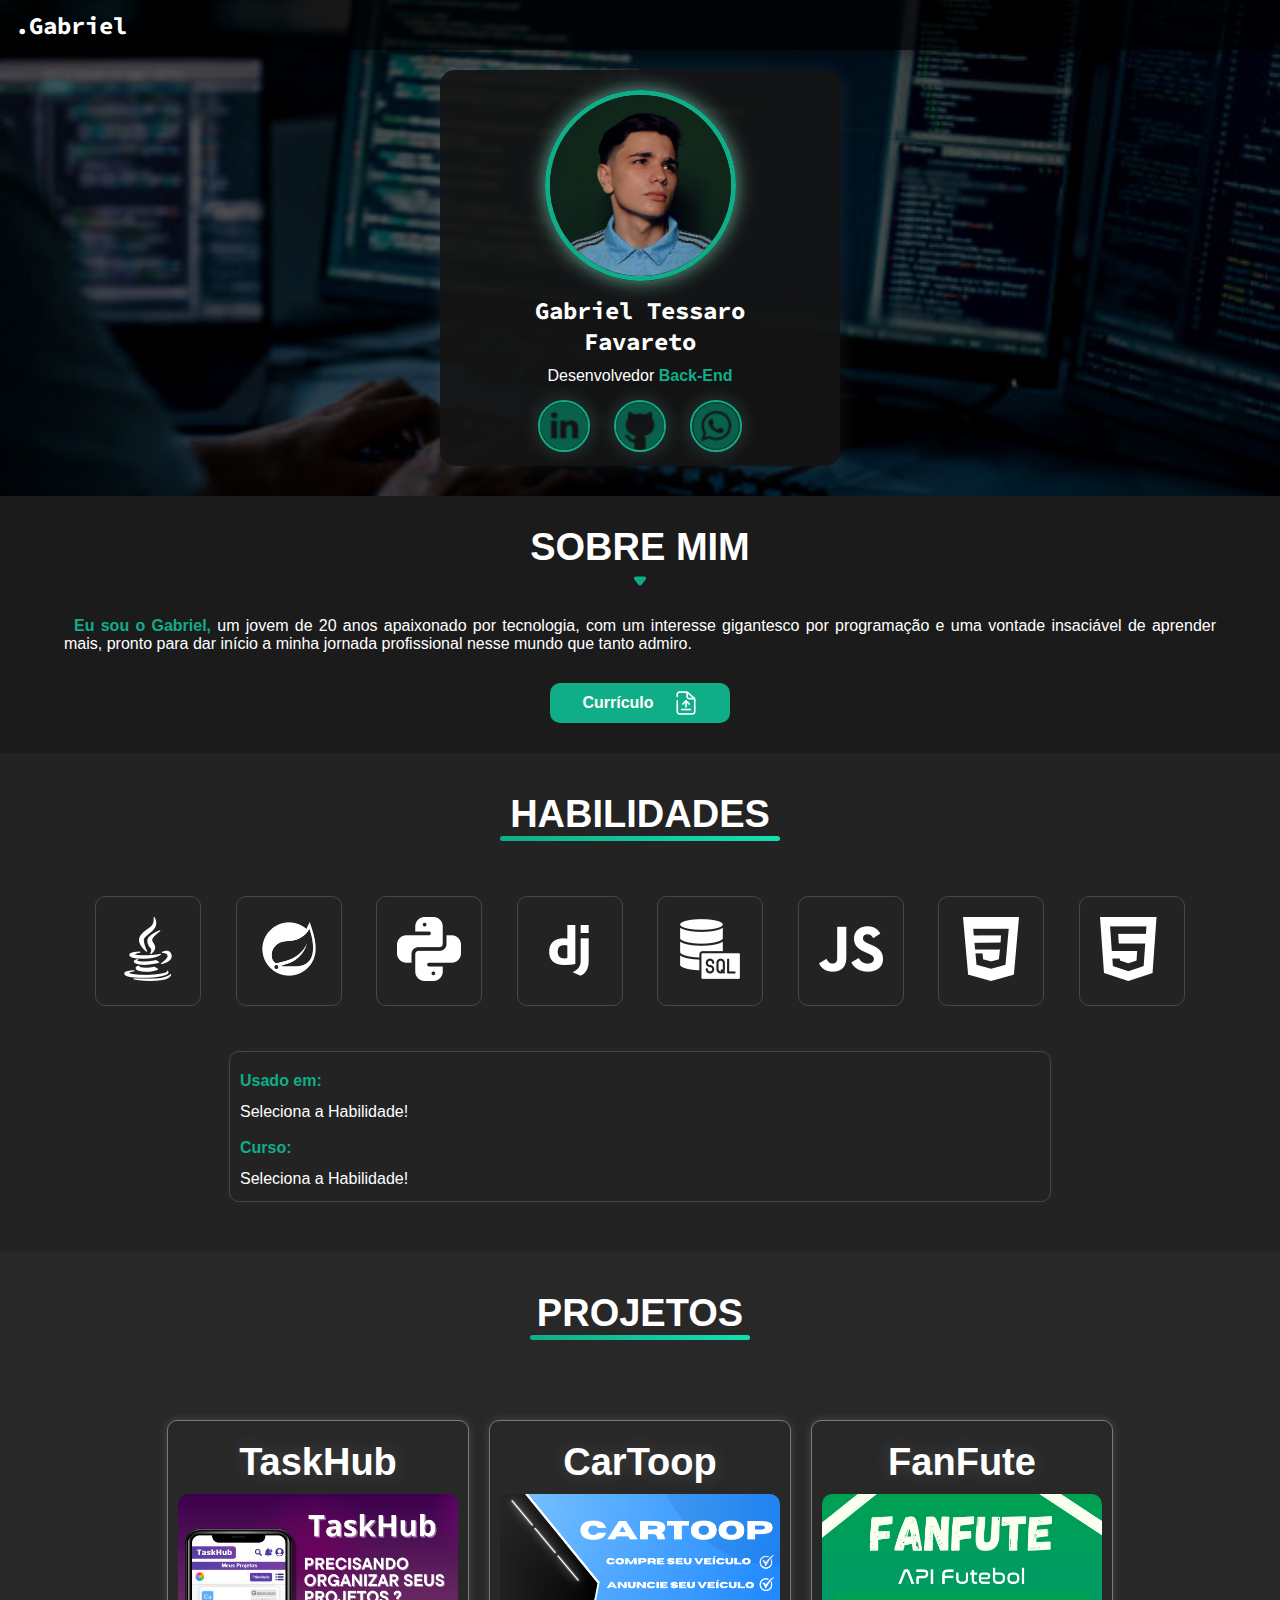
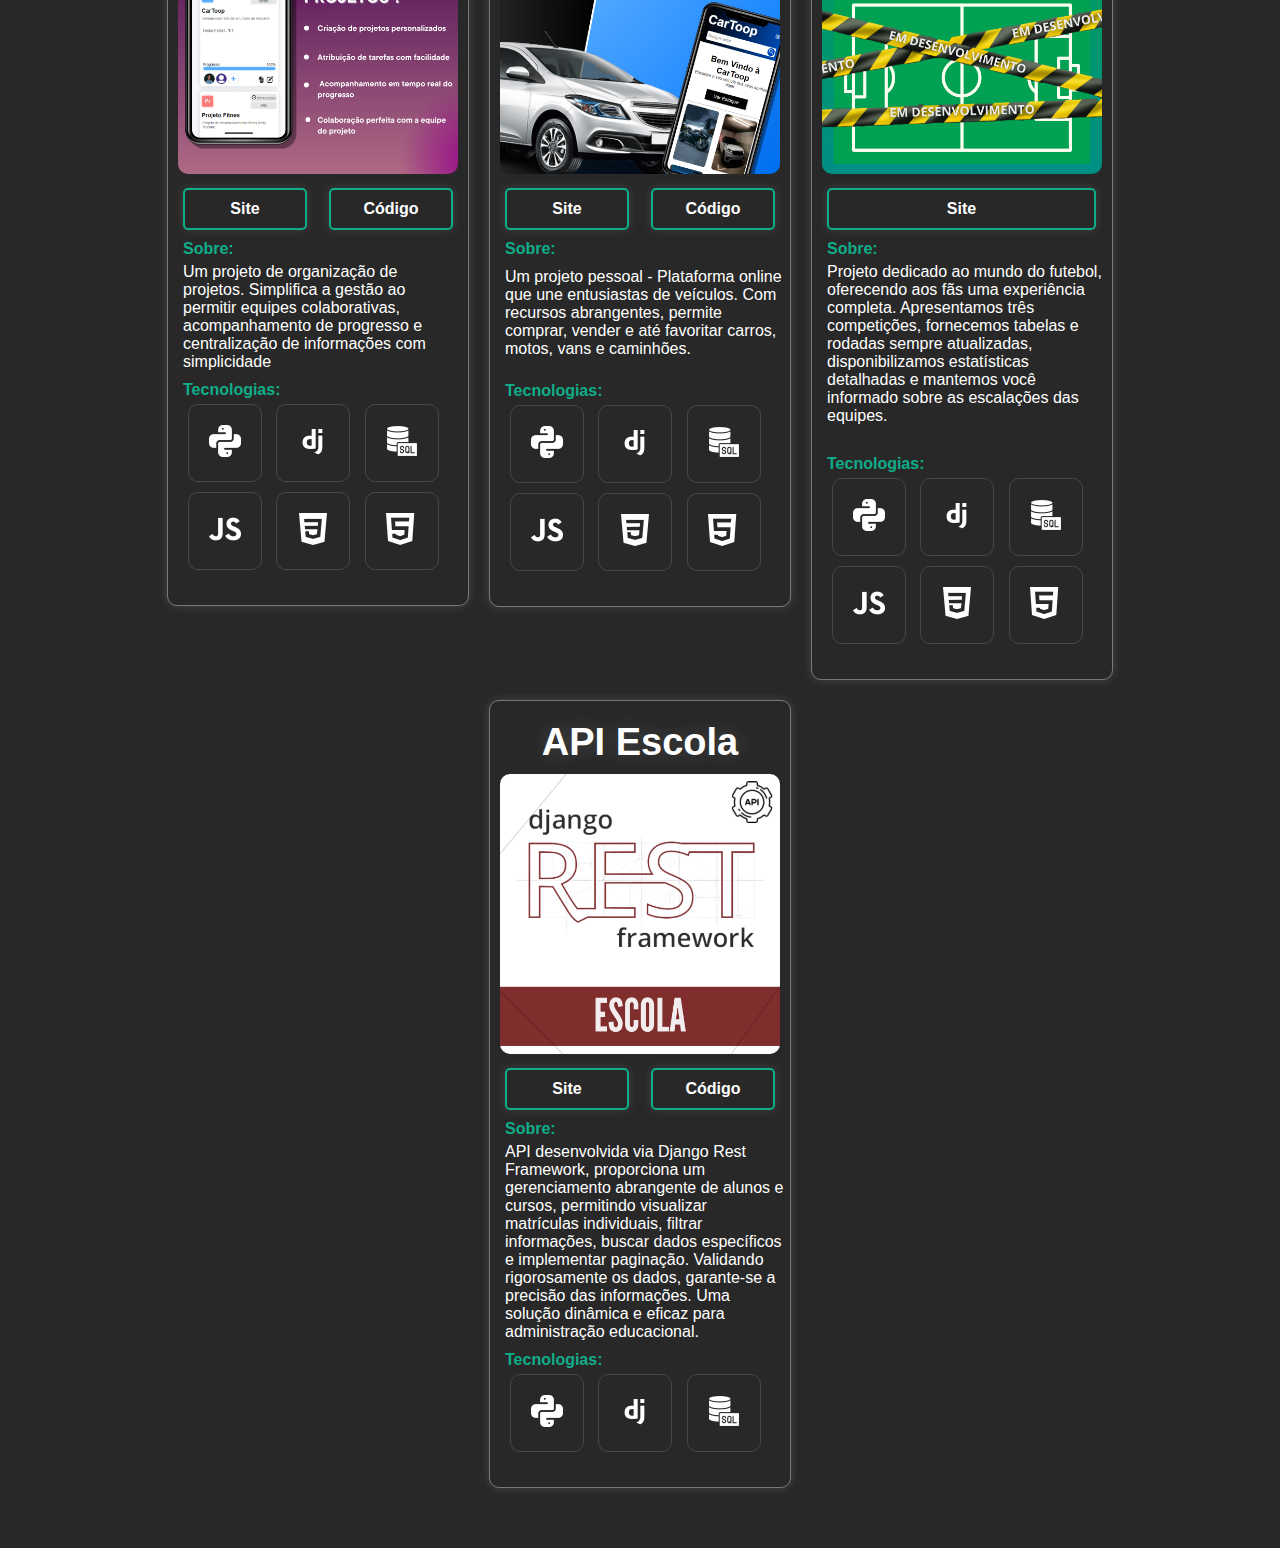
<file: portifolio.html>
<!DOCTYPE html>
<html lang="pt-br">
<head>
    <meta charset="UTF-8">
    <meta name="viewport" content="width=device-width, initial-scale=1.0">
    
    <link rel="stylesheet" href="style.css">
    <title>Gabriel.T</title>
</head>
<body>
    <div id="teste">
        <header>
            <div id="header">
                <h2>.Gabriel </h2>
            </div>
            <nav style="display: none;">
                <a href="#">Contato</a>
                <a href="#"><p>Sobre Mim</p></a>
                <a href="#"><p>CarToop</p></a>
                <a href="#"><p>TaskHub</p></a>
                <a href="#"><p>Projetos</p></a>
                <a href="#"><p>API</p></a>
                <a href="#"><p>Tecnologias</p></a>
            </nav>
        </header>
            <section id='perfil'>
                <div id="dados-perfil">
                    <img id="foto-perfil" src="icones/eu.png" alt="Perfil">
                    <br>
                    <h1>Gabriel Tessaro Favareto</h1>
                    <p > Desenvolvedor <strong style="color: var(--cor02);">Back-End</strong></p>
                    <div id="icones-perfil">
                        <a href="https://www.linkedin.com/in/gabriel-tessaro-b29728216/" target="_blank"> <img src="icones/linkedin (1).png" alt="Icone-Linkedin"></a>
                        <a href="https://github.com/Tessaro03"  target="_blank"><img src="icones/github (1).png" alt="Icone-GitHub"></a>
                        <a href="https://wa.me/qr/WR7PN7VJ2BQVE1"  target="_blank"><img src="icones/whatsapp (5).png" alt="Icone-Whatsapp"></a>
                    </div>
                </div>
            </section>
        </div>

    <main>
        <section id='sobre-mim'>
            <h1>SOBRE MIM</h1>
            <img src="icones/seta-para-baixo.png" alt="">
            <div id="sobre-mim-info">
                <p><strong style="color: var(--cor02); margin-left: 10px;"> Eu sou o Gabriel,</strong> um jovem de 20 anos apaixonado por tecnologia, com um interesse gigantesco por programação e uma vontade insaciável de aprender mais, pronto para dar início a minha jornada profissional nesse mundo que tanto admiro.</p>
            </div>
            <a style="color:white" href="Curriculo.pdf" download target="_blank">
                <div id="curriculo">
                    <p><strong>Currículo</strong></p>
                    <img src="icones/subir-arquivo.png" alt="">
                </div>
            </a>
        </section>
        <section id="habilidades">
            <h1>HABILIDADES</h1>
            <div id="barra-habilidades"></div>
            <div id="icones-habilidades">
                <div class="icone-habilidade" id="java"  onclick="selecionarIcone(this, '- Linguagem de Programação Orientada á objetos | UNIP <br> - Java POO   | Curso em Video <br> - Java Básico   | Curso em Video ', 'Utilizei Java nas Atividades Práticas Supervisionadas (APS) na UNIP, onde desenvolvi um quiz educativo abordando a importância de cuidar do meio ambiente. Criei uma interface gráfica utilizando JavaFX. Além disso, realizei um projeto com orientação a objetos (POO) no contexto de um zoológico.')">
                    <img src="habilidades/java (1).png" alt="Icone-Habilidade">
                </div>
                <div class="icone-habilidade" id="spring"  onclick="selecionarIcone(this, '- Spring Boot 3: API Rest em Java | Alura <br> - Spring Boot 3: Boas Praticas e Proteja uma API Rest em Java  | Alura <br> - Spring Boot 3: Trabalhando com Lambdas, Streams | Alura  <br> - Java: persistência de dados e consultas com Spring Data JPA | Alura', 'Utilizei o Spring Boot como parte do meu processo de aprendizagem, onde desenvolvi vários projetos. Um deles envolveu a criação de uma aplicação que consumia uma API de séries, armazenando informações sobre temporadas e episódios em um banco de dados e traduzindo sinopses com a ajuda da API do ChatGPT. Além disso, desenvolvi uma aplicação que consultava a tabela FIPE para fornecer informações sobre valores de veículos. Também criei um projeto de cadastro de músicas e artistas, todos com o uso eficaz e prático do Spring Boot.')">
                    <img src="habilidades/icons8-logotipo-da-primavera-64-removebg-preview.png" alt="Icone-Habilidade">
                </div>
                <div class="icone-habilidade" id="python" onclick="selecionarIcone(this, ' - Python: avançando na orientação a objetos | Alura <br> - Python: entendendo a Orientação a Objetos | Alura <br> - Introdução a Programação Estruturada | UNIP <br> - Python 3 - Mundo 3   | Curso em Video <br> - Python 3 - Mundo 2   | Curso em Video <br> - Python 3 - Mundo 1   | Curso em Video <br> ' , ' O Python desempenhou um papel fundamental no meu aprendizado em programação. Através dele, adquiri conhecimentos sobre os fundamentos da programação, os quais pude aplicar em projetos como TaskHub e Cartoop, além de um projeto de criptografia e descriptografia que desenvolvi para as Atividades Práticas Supervisionadas (APS) na UNIP. ')">
                    <img src="habilidades/python (1).png" alt="Icone-Habilidade">
                </div>
                <div class="icone-habilidade" id="django"  onclick="selecionarIcone(this, ' - API com Django 3: Django Rest Framework | Alura <br> - API com Django 3: Validações, buscas, filtros e deploy | Alura <br> - Boas práticas no Django: apps, pastas e paginação | Alura <br> - Django: autenticação de formulários e alerta | Alura <br> - Django: persistência de dados e Admin | Alura <br> - Formação Django: crie aplicações em Python | Alura <br> - Django: templates e boas práticas | Alura', 'Em todos os meus projetos web, fiz a escolha de empregar o Django devido à sua notável excelência como framework. Possuo profundo conhecimento em áreas como Models, views, URLs, forms, signals e messages de alerta. Fui especialmente cativado pela sua organização impecável e pela facilidade de uso que ele oferece.')">
                    <img src="habilidades/icons8-django-64.png  " alt="Icone-Habilidade">
                </div>
                <div class="icone-habilidade" id="sql"  onclick="selecionarIcone(this, '- Banco de Dados | UNIP <br> - MySQL   | Curso em Video', 'Utilizei SQL nos meus projetos web para estabelecer conexões com dados. Empreguei diversos tipos de relacionamentos para ampliar as funcionalidades destinadas aos usuários, como a adição de amigos, a marcação de fotos como favoritas, o upload de múltiplas imagens e até mesmo a associação com veículos.')">
                    <img src="habilidades/servidor-sql (1).png" alt="Icone-Habilidade">
                </div>
                <div class="icone-habilidade" id="js"  onclick="selecionarIcone(this, ' - JavaScript   | Curso em Video', 'Utilizei o JavaScript em todos os meus projetos, incluindo para criar menus interativos e facilitar diversas interações na página. Ele desempenhou um papel fundamental na criação de menus de navegação que se expandem e contraem de maneira suave, melhorando a usabilidade do site. Além disso, empreguei o JavaScript para aprimorar a interatividade do usuário, como a exibição de janelas modais para exibir informações adicionais ou solicitar ações específicas. ')">
                    <img src="habilidades/js (2).png" alt="Icone-Habilidade">
                </div>
                <div class="icone-habilidade" id="css"  onclick="selecionarIcone(this, '- HTML5 e CSS3: Módulo 4 DE 5   | Curso em Video <br> - HTML5 e CSS3: Módulo 3 DE 5   | Curso em Video <br> - HTML5 e CSS3: Módulo 2 DE 5   | Curso em Video <br> - HTML5 e CSS3: Módulo 1 DE 5   | Curso em Video ', 'HTML, CSS e JavaScript foram os pilares fundamentais presentes em todos os meus projetos web. Com o HTML, pude estruturar o conteúdo das páginas, organizando elementos como títulos, parágrafos e imagens de forma coerente. Utilizando o CSS, apliquei estilos visuais, como cores, fontes e layouts, para tornar o design atraente e responsivo, adaptando-se a diferentes dispositivos e tamanhos de tela.')">
                    <img src="habilidades/css-3 (2).png" alt="Icone-Habilidade">
                </div>

                <div class="icone-habilidade" id="html"  onclick="selecionarIcone(this, '- HTML5 e CSS3: Módulo 4 DE 5   | Curso em Video <br> - HTML5 e CSS3: Módulo 3 DE 5   | Curso em Video <br> - HTML5 e CSS3: Módulo 2 DE 5   | Curso em Video <br> - HTML5 e CSS3: Módulo 1 DE 5   | Curso em Video ', 'HTML, CSS e JavaScript foram os pilares fundamentais presentes em todos os meus projetos web. Com o HTML, pude estruturar o conteúdo das páginas, organizando elementos como títulos, parágrafos e imagens de forma coerente. Utilizando o CSS, apliquei estilos visuais, como cores, fontes e layouts, para tornar o design atraente e responsivo, adaptando-se a diferentes dispositivos e tamanhos de tela.')">
                    <img src="habilidades/html (2).png" alt="Icone-Habilidade">
                </div>
            </div>
            <div id="info-habilidade">
                
                <p  style="color: var(--cor02); margin-top: 10px; margin-bottom: 10px;"><strong>Usado em: </strong></p>
                <p id="info-usado"> Seleciona a Habilidade! </p>
                <p style="color: var(--cor02); margin-top: 15px; margin-bottom: 10px;"><strong>Curso:</strong></p>
                <p id="info-curso" > Seleciona a Habilidade! </p>
            </div>
        </section>
        <section id="projetos">
            <h1>PROJETOS</h1>
            <div style='width: 220px;' id="barra-habilidades"></div>
            <div id="cards-projetos">
                <div class="card-projeto">
                    <h2>TaskHub </h2>
                    <img src="fundos/TaskHubb (1).png" alt="Card-Projeto">
                    <div class="botoes-card">
                        <a href="https://taskhub.up.railway.app/" target="_blank"><div class="link-projeto"><strong>Site</strong></div></a>
                        <a href="https://github.com/Tessaro03/TaskHub-Project" target="_blank"><div class="link-projeto"><strong>Código</strong></div></a>
                    </div>
                    <div id="sobre-projeto">
                        <p style="color: var(--cor02); margin-bottom: 5px; margin-top: 10px;"><strong>Sobre: </strong></p>
                        <p style="margin-right: 5px;">Um projeto de organização de projetos. Simplifica a gestão ao permitir equipes colaborativas, acompanhamento de progresso e centralização de informações com simplicidade</p>
                    </div>
                    <div id="tecnologias-projeto">
                        <p style="color: var(--cor02);"><strong>Tecnologias: </strong></p>
                        <div class="tecnoligia-icone"><img src="habilidades/python (1).png" alt=""></div>
                        <div class="tecnoligia-icone"><img src="habilidades/icons8-django-64.png" alt=""></div>
                        <div class="tecnoligia-icone"><img src="habilidades/servidor-sql (1).png" alt=""></div>
                        <div class="tecnoligia-icone"><img src="habilidades/js (2).png " alt=""></div>
                        <div class="tecnoligia-icone"><img src="habilidades/css-3 (2).png" alt=""></div>
                        <div class="tecnoligia-icone"><img src="habilidades/html (2).png" alt=""></div>
        
                    </div>
                </div>
                <div class="card-projeto">
                    <h2>CarToop</h2>
                    <img src="fundos/CarToop (1).png" alt="Card-Projeto">
                    <div class="botoes-card">
                        <a href="https://cartoop.up.railway.app/" target="_blank"><div class="link-projeto"><strong>Site</strong></div></a>
                        <a href="https://github.com/Tessaro03/CarToop-Project/" target="_blank"><div class="link-projeto"><strong>Código</strong></div></a>
                    </div>
                    <div id="sobre-projeto">
                        <p style="color: var(--cor02); margin-bottom: 5px;"><strong>Sobre: </strong></p>
                        <p style="margin-right: 5px; margin-top: 10px; margin-bottom: 24px;">Um projeto pessoal - Plataforma online que une entusiastas de veículos. Com recursos abrangentes, permite comprar, vender e até favoritar carros, motos, vans e caminhões.</p>
                    </div>
                    <div id="tecnologias-projeto">
                        <p style="color: var(--cor02);"><strong>Tecnologias: </strong></p>
                        <div class="tecnoligia-icone"><img src="habilidades/python (1).png" alt=""></div>
                        <div class="tecnoligia-icone"><img src="habilidades/icons8-django-64.png" alt=""></div>
                        <div class="tecnoligia-icone"><img src="habilidades/servidor-sql (1).png" alt=""></div>
                        <div class="tecnoligia-icone"><img src="habilidades/js (2).png " alt=""></div>
                        <div class="tecnoligia-icone"><img src="habilidades/css-3 (2).png" alt=""></div>
                        <div class="tecnoligia-icone"><img src="habilidades/html (2).png" alt=""></div>

                    </div>
                </div>
                
                <div class="card-projeto">
                    <h2>FanFute </h2>
                    <img  src="fundos/FanFutu.png" alt="Card-Projeto">
                    <div class="botoes-card">
                        <a href="https://fanfute-production.up.railway.app/" target="_blank"><div style="width:245px;" class="link-projeto"><strong>Site</strong></div></a>
                    </div>
                    <div id="sobre-projeto">
                        <p style="color: var(--cor02); margin-bottom: 5px;"><strong>Sobre: </strong></p>
                        <p style="margin-right: 5px; margin-bottom: 30px;">Projeto dedicado ao mundo do futebol, oferecendo aos fãs uma experiência completa. Apresentamos três competições, fornecemos tabelas e rodadas sempre atualizadas, disponibilizamos estatísticas detalhadas e mantemos você informado sobre as escalações das equipes.</p>
                    </div>
                    <div id="tecnologias-projeto">
                        <p style="color: var(--cor02);"><strong>Tecnologias: </strong></p>
                        <div class="tecnoligia-icone"><img src="habilidades/python (1).png" alt=""></div>
                        <div class="tecnoligia-icone"><img src="habilidades/icons8-django-64.png" alt=""></div>
                        <div class="tecnoligia-icone"><img src="habilidades/servidor-sql (1).png" alt=""></div>
                        <div class="tecnoligia-icone"><img src="habilidades/js (2).png " alt=""></div>
                        <div class="tecnoligia-icone"><img src="habilidades/css-3 (2).png" alt=""></div>
                        <div class="tecnoligia-icone"><img src="habilidades/html (2).png" alt=""></div>
                    </div>
                </div>

                <div class="card-projeto">
                    <h2>API Escola </h2>
                    <img  src="fundos/ESCOLA.png" alt="Card-Projeto">
                    <div class="botoes-card">
                        <a href="https://api-escola.up.railway.app/" target="_blank"><div class="link-projeto"><strong>Site</strong></div></a>
                        <a href="https://github.com/Tessaro03/Django-API" target="_blank"><div class="link-projeto"><strong>Código</strong></div></a>
                    </div>
                    <div id="sobre-projeto">
                        <p style="color: var(--cor02); margin-bottom: 5px;"><strong>Sobre: </strong></p>
                        <p style="margin-right: 5px;">API desenvolvida via Django Rest Framework, proporciona um gerenciamento abrangente de alunos e cursos, permitindo visualizar matrículas individuais, filtrar informações, buscar dados específicos e implementar paginação. Validando rigorosamente os dados, garante-se a precisão das informações. Uma solução dinâmica e eficaz para administração educacional.</p>
                    </div>
                    <div id="tecnologias-projeto">
                        <p style="color: var(--cor02);"><strong>Tecnologias: </strong></p>
                        <div class="tecnoligia-icone"><img src="habilidades/python (1).png" alt=""></div>
                        <div class="tecnoligia-icone"><img src="habilidades/icons8-django-64.png" alt=""></div>

                        <div class="tecnoligia-icone"><img src="habilidades/servidor-sql (1).png" alt=""></div>
                        
                    </div>
                </div>

            </div>
            
        </section>
       
    </main>
</body>
<script>
    let selectedIcon = null;

    function selecionarIcone(elemento, curso, usado) {
        const infoCurso = document.getElementById("info-curso");
        const infoUsado = document.getElementById("info-usado");

        if (selectedIcon) {
            selectedIcon.style.boxShadow = "none";
        }

        infoCurso.innerHTML = `${curso}`;
        infoUsado.innerHTML = `${usado}`;

        elemento.style.boxShadow = "0px 0px 10px rgba(1, 223, 156, 0.638)";
        selectedIcon = elemento;
    }
</script>

</html>
</file>
<file: styles.css>
:root {
    /* DARK (default) */
    --bg: #0b0f14;
    --panel: #0f1720;
    --panel2: #0c131b;
    --text: #e7edf5;
    --muted: #aab6c5;
    --line: rgba(255, 255, 255, .08);

    --brand: #22c55e;
    --brand2: #17a34a;

    --shadow: 0 20px 60px rgba(0, 0, 0, .45);
    --radius: 18px;
    --max: 1100px;
}

/* LIGHT THEME (cinza premium, não branco) */
html[data-theme="light"] {
    --bg: #eef1f5;
    /* fundo */
    --panel: #f6f7f9;
    /* cards */
    --panel2: #f0f2f5;
    /* variação */
    --text: #0b1220;
    /* texto principal */
    --muted: #4b5563;
    /* texto secundário */
    --line: rgba(0, 0, 0, .10);
    --shadow: 0 18px 50px rgba(0, 0, 0, .12);
}

* {
    box-sizing: border-box
}

html {
    scroll-behavior: smooth
}

body {
    margin: 0;
    font-family: ui-sans-serif, system-ui, -apple-system, Segoe UI, Roboto, Arial;
    background:
        radial-gradient(1200px 600px at 30% 5%, rgba(34, 197, 94, .18), transparent 60%),
        radial-gradient(900px 500px at 80% 20%, rgba(34, 197, 94, .08), transparent 60%),
        var(--bg);
    color: var(--text);
}

/* no light, glow mais sutil */
html[data-theme="light"] body {
    background:
        radial-gradient(1200px 600px at 30% 5%, rgba(34, 197, 94, .10), transparent 60%),
        radial-gradient(900px 500px at 80% 20%, rgba(34, 197, 94, .06), transparent 60%),
        var(--bg);
}

a {
    color: inherit;
    text-decoration: none
}

main {
    max-width: var(--max);
    margin: 0 auto;
    padding: 96px 20px 40px
}

.section {
    margin: 56px 0
}

.section__title {
    margin-bottom: 18px
}

.section__title h2 {
    margin: 0;
    font-size: 28px
}

.section__title p {
    margin: 8px 0 0;
    color: var(--muted)
}

/* TOPBAR */
.topbar {
    position: fixed;
    inset: 0 0 auto 0;
    display: flex;
    align-items: center;
    justify-content: space-between;
    gap: 12px;
    padding: 14px 20px;
    background: color-mix(in srgb, var(--bg) 72%, transparent);
    border-bottom: 1px solid var(--line);
    backdrop-filter: blur(10px);
    z-index: 20;
}

.brand {
    font-weight: 800;
    letter-spacing: .2px
}

.nav {
    display: flex;
    gap: 14px;
    align-items: center
}

.nav a {
    color: var(--muted);
    font-size: 14px
}

.nav a:hover {
    color: var(--text)
}

/* LANG + THEME BUTTONS */
.lang {
    display: flex;
    gap: 8px;
    align-items: center
}

.chip {
    border: 1px solid var(--line);
    background: transparent;
    color: var(--muted);
    padding: 8px 10px;
    border-radius: 999px;
    cursor: pointer;
    font-weight: 700;
    font-size: 12px;
}

.chip--active {
    color: var(--bg);
    background: linear-gradient(135deg, var(--brand), var(--brand2));
    border-color: transparent;
}

/* HERO */
.hero {
    display: grid;
    grid-template-columns: 1.4fr .9fr;
    gap: 22px;
    align-items: stretch;
    margin-top: 6px;
}

.kicker {
    color: var(--brand);
    font-weight: 800;
    letter-spacing: .6px;
    text-transform: uppercase;
    font-size: 12px
}

.hero h1 {
    margin: 8px 0 10px;
    font-size: 44px;
    line-height: 1.08
}

.subtitle {
    color: var(--muted);
    margin: 0 0 18px;
    max-width: 60ch
}

.hero__cta {
    display: flex;
    gap: 12px;
    flex-wrap: wrap;
    margin-bottom: 18px
}

/* BUTTONS */
.btn {
    display: inline-flex;
    align-items: center;
    justify-content: center;
    padding: 10px 14px;
    border-radius: 12px;
    border: 1px solid transparent;
    background: linear-gradient(135deg, var(--brand), var(--brand2));
    color: var(--bg);
    font-weight: 800;
    box-shadow: var(--shadow);
}

.btn--ghost {
    background: transparent;
    color: var(--text);
    border: 1px solid var(--line);
    box-shadow: none;
}

.btn--ghost:hover {
    border-color: rgba(34, 197, 94, .45)
}

.btn:hover {
    filter: brightness(1.03)
}

/* STATS */
.stats {
    display: flex;
    gap: 12px;
    flex-wrap: wrap
}

.stat {
    border: 1px solid var(--line);
    background: color-mix(in srgb, var(--panel) 70%, transparent);
    padding: 12px 14px;
    border-radius: 14px;
    min-width: 160px;
}

.stat__num {
    font-size: 18px;
    font-weight: 900
}

.stat__label {
    color: var(--muted);
    font-size: 13px
}

/* CARD */
.card {
    border: 1px solid var(--line);
    background: linear-gradient(180deg,
            color-mix(in srgb, var(--panel) 88%, transparent),
            color-mix(in srgb, var(--panel2) 88%, transparent));
    border-radius: var(--radius);
    padding: 18px;
    box-shadow: var(--shadow);
}

.avatar {
    width: 120px;
    height: 120px;
    border-radius: 999px;
    border: 4px solid rgba(34, 197, 94, .45);
    overflow: hidden;
    margin: 0 auto 10px;
}

.avatar img {
    width: 100%;
    height: 100%;
    object-fit: cover
}

.name {
    text-align: center;
    margin: 0
}

.role {
    text-align: center;
    margin: 6px 0 12px;
    color: var(--muted)
}

.social {
    display: flex;
    gap: 10px;
    justify-content: center;
    margin-bottom: 10px
}

.icon {
    width: 38px;
    height: 38px;
    display: grid;
    place-items: center;
    border-radius: 12px;
    border: 1px solid var(--line);
    color: var(--muted);
    background: color-mix(in srgb, var(--panel) 80%, transparent);
}

.icon:hover {
    border-color: rgba(34, 197, 94, .45);
    color: var(--text)
}

.tags {
    display: flex;
    gap: 8px;
    flex-wrap: wrap;
    justify-content: center;
    margin-top: 10px
}

.tag {
    padding: 6px 10px;
    border-radius: 999px;
    border: 1px solid var(--line);
    background: color-mix(in srgb, var(--panel) 75%, transparent);
    color: var(--muted);
    font-size: 12px;
}

/* PANELS + GRIDS */
.panel {
    border: 1px solid var(--line);
    background: color-mix(in srgb, var(--panel) 78%, transparent);
    border-radius: var(--radius);
    padding: 16px;
}

.grid-2 {
    display: grid;
    grid-template-columns: 1fr 1fr;
    gap: 14px;
    margin-top: 15px;
}

.grid-3 {
    display: grid;
    grid-template-columns: 1fr 1fr 1fr;
    gap: 14px;
    margin-top: 15px;
}

.list {
    margin: 10px 0 0;
    padding-left: 18px;
    color: var(--muted)
}

.steps {
    margin: 10px 0 0;
    padding: 0;
    list-style: none;
    display: grid;
    gap: 10px
}

.steps li {
    display: flex;
    gap: 10px;
    align-items: flex-start
}

.steps span {
    width: 28px;
    height: 28px;
    border-radius: 10px;
    display: grid;
    place-items: center;
    background: rgba(34, 197, 94, .18);
    border: 1px solid rgba(34, 197, 94, .25);
    color: var(--brand);
    font-weight: 900;
}

.steps p {
    margin: 3px 0 0;
    color: var(--muted)
}

/* TOOLBAR */
.toolbar {
    display: flex;
    gap: 12px;
    justify-content: space-between;
    align-items: center;
    flex-wrap: wrap;
    margin: 14px 0 16px;
}

.input {
    width: min(520px, 100%);
    padding: 10px 12px;
    border-radius: 12px;
    border: 1px solid var(--line);
    background: color-mix(in srgb, var(--panel) 86%, transparent);
    color: var(--text);
}

.filters {
    display: flex;
    gap: 8px;
    flex-wrap: wrap
}

.filter {
    padding: 8px 10px;
    border-radius: 999px;
    border: 1px solid var(--line);
    background: transparent;
    color: var(--muted);
    cursor: pointer;
    font-weight: 800;
    font-size: 12px;
}

.filter--active {
    background: rgba(34, 197, 94, .16);
    border-color: rgba(34, 197, 94, .25);
    color: var(--text);
}

/* PROJECTS */
.projects {
    display: grid;
    grid-template-columns: repeat(3, 1fr);
    gap: 14px;
}

.project {
    border: 1px solid var(--line);
    background: color-mix(in srgb, var(--panel) 78%, transparent);
    border-radius: var(--radius);
    padding: 14px;
    display: flex;
    flex-direction: column;
    gap: 10px;
}

.project img {
    width: 100%;
    height: 140px;
    object-fit: cover;
    border-radius: 14px;
    border: 1px solid var(--line);
}

.project h3 {
    margin: 0;
    font-size: 18px
}

.project p {
    margin: 0;
    color: var(--muted);
    font-size: 13px
}

.project .chips {
    display: flex;
    gap: 8px;
    flex-wrap: wrap
}

.chip2 {
    font-size: 12px;
    padding: 6px 10px;
    border-radius: 999px;
    border: 1px solid var(--line);
    color: var(--muted);
    background: color-mix(in srgb, var(--panel) 80%, transparent);
}

#caseChips > .chip2 {
    margin: 2px;
}

.project .actions {
    display: flex;
    gap: 10px;
    margin-top: auto
}

.project .actions a {
    flex: 1
}

/* CASE */
.case {
    border: 1px solid var(--line);
    background: color-mix(in srgb, var(--panel) 78%, transparent);
    border-radius: var(--radius);
    padding: 16px
}

.case__head {
    display: flex;
    justify-content: space-between;
    align-items: flex-start;
    gap: 12px;
    flex-wrap: wrap
}

.case__head h3 {
    margin: 0
}

.case__foot {
    display: flex;
    gap: 10px;
    margin-top: 14px;
    flex-wrap: wrap
}

/* EXPERIENCE TIMELINE */
.timeline {
    position: relative;
    display: grid;
    gap: 14px;
    padding-left: 28px;
    /* espaço da linha */
}

/* linha vertical */
.timeline::before {
    content: "";
    position: absolute;
    left: 12px;
    top: 8px;
    bottom: 8px;
    width: 2px;
    background: color-mix(in srgb, var(--line) 70%, transparent);
}

/* item com bolinha */
.item {
    position: relative;
    border: 1px solid var(--line);
    background: color-mix(in srgb, var(--panel) 78%, transparent);
    border-radius: var(--radius);
    padding: 14px;
}

.item::before {
    content: "";
    position: absolute;
    left: -22px;
    top: 18px;
    width: 12px;
    height: 12px;
    border-radius: 999px;
    background: var(--bg);
    border: 2px solid rgba(34, 197, 94, .55);
    box-shadow: 0 0 0 4px color-mix(in srgb, rgba(34, 197, 94, .18) 70%, transparent);
}

.item__top {
    display: flex;
    justify-content: space-between;
    gap: 12px;
    flex-wrap: wrap
}

.item__role {
    font-weight: 900
}

.item__meta {
    color: var(--muted);
    font-size: 13px
}

.item ul {
    margin: 10px 0 0;
    color: var(--muted);
    padding-left: 18px
}

/* FORM */
.form {
    display: grid;
    gap: 8px
}

.muted {
    color: var(--muted)
}

/* FOOTER */
.footer {
    border-top: 1px solid var(--line);
    padding-top: 18px;
    color: var(--muted);
    text-align: center;
}

/* RESPONSIVE */
@media (max-width: 980px) {
    .hero {
        grid-template-columns: 1fr
    }

    .projects {
        grid-template-columns: 1fr
    }

    .grid-2 {
        grid-template-columns: 1fr
    }

    .grid-3 {
        grid-template-columns: 1fr
    }

    .nav {
        display: none
    }

    .hero h1 {
        font-size: 34px
    }
}
</file>
<file: style.css>
@import url('https://fonts.googleapis.com/css2?family=Source+Code+Pro:ital,wght@0,200;0,300;1,200;1,300&display=swap');

:root{
    --cor00: #000604;
    --cor01: #09614C;
    --cor02: #10AD89;
    --cor03: #14E0B1;
    --cor04: #5AE6C5;
}
* {
    margin: 0px;
    font-family: Arial, Helvetica, sans-serif;
}

a{
    text-decoration: none;
}


body{
    background-color: rgb(40, 40, 40);
    color: white;
}

#teste{
    background-image: url(fundos/fundo\(2\).jpeg);
    background-size: cover;
}

#header{
    width: 100%;
    height: 50px;
    display: inline-flex;
    justify-content: space-between;
    align-items: center;
    color: white;
    background-color: #000000bb;
    box-shadow: 0px 0px 20px #00000083;
}

#header > h2{
    margin-left: 15px;
    font-family: 'Source Code Pro', monospace;
}

#header > img{
    margin-right: 20px;
}

/*--------------------------------------------------------------------*/

#perfil{
    padding-top: 20px;
    padding-bottom: 30px;
    
}

#dados-perfil{
    margin: auto;
    text-align: center;
    width: 90%;
    max-width: 400px;
    border-radius: 15px;
    background-color: rgba(21, 21, 21, 0.923);
    color: white;
    box-shadow: 0px 0px 20px rgba(255, 255, 255, 0.083);
}

#dados-perfil > h1{
    margin: auto;
    font-size: 24px;
    width: 75%;
    margin-bottom: 10px;
    margin-top: 10px;
    font-family: 'Source Code Pro', monospace;

}

#dados-perfil > p{
    margin-bottom: 5px;
}

#icones-perfil{
    text-align: center;
    display: inline;
}
#icones-perfil > a >img{
    margin: 10px;    
    width: 48px;
    height: 48px;
    border-radius: 50%;
    box-shadow: 0px 0px 20px rgba(153, 255, 224, 0.193);
    border: 2px solid var(--cor02);
}
#foto-perfil{
    margin-top: 20px;
    width: 181px;
    height: 181px;
    border-radius: 50%;
    box-shadow: 0px 0px 20px rgba(153, 255, 224, 0.638);
    border: 5px solid var(--cor02);

}

/*--------------------------------------------------------------------*/

#sobre-mim{
    text-align: center;
    background-color: rgb(27, 27, 27);
    padding-top: 30px;
}

#sobre-mim > h1{
    font-size: 38px;
    
}


#sobre-mim-info{
    margin: auto;
    text-align: justify;
    width: 90%;
    margin-top: 20px;
    padding-bottom: 30px;
}

#curriculo{
    margin: auto;
    display: inline-flex;
    justify-content: center;
    align-items: center;
    text-align: center;
    width: 180px;
    height: 40px;

    color: rgb(255, 255, 255);
    background-color: var(--cor02);
    border-radius: 10px;
    border: 0px;
    margin-bottom: 30px;
}

#curriculo > img{
    margin-left: 20px;
}

/*--------------------------------------------------------------------*/

#habilidades{
    text-align: center;
    background-color: rgb(35, 35, 35);
    padding-top: 40px;
    padding-bottom: 50px;
}

#habilidades > h1{
    font-size: 38px;
}

#barra-habilidades{
    margin: auto;
    width: 280px;
    height: 5px;
    background-image: linear-gradient(to right, var(--cor02), var(--cor03));
    border-radius: 5px;
    margin-bottom: 40px;
}

#icones-habilidades{
    text-align: center;
    display: inline-block;
    width: 95%;
    margin-bottom: 30px;
}

.icone-habilidade{
    display: inline-block;
    border: 1px solid rgb(71, 71, 71);
    padding: 20px;
    margin: 15px;
    border-radius: 10px;
    cursor: pointer;
    transition: box-shadow 0.3s;

}
.icone-habilidade:hover{
    box-shadow: 0px 0px 10px rgba(1, 223, 156, 0.759);

}

#info-habilidade{
    text-align: left;
    margin: auto;
    border: 1px solid rgb(71, 71, 71);
    width: 85%;
    padding: 10px;
    max-width: 800px;
    border-radius: 10px;
    box-shadow: 0px 0px 10px rgba(255, 255, 255, 0.038);
}

#info-curso {
    line-height: 1.5;   
}
#info-usado {
    line-height: 1.5; 
}
/*--------------------------------------------------------------------*/

#projetos{
    text-align: center;
    padding-top: 40px;
    padding-bottom: 50px;
}

#projetos > h1{
    font-size: 38px;
}

#cards-projetos{
    display: inline-flex;
    justify-content: center;
    align-items: flex-start;
    margin: auto;
    margin-top: 30px;
    border-radius: 15px;
    flex-wrap: wrap;
    flex-direction: row;
}

.card-projeto{
    width: 300px;
    margin: 10px;
    border: 1px solid rgba(255, 255, 255, 0.371);
    padding-top: 20px;
    padding-bottom: 30px;
    border-radius: 10px;
    box-shadow: 0px 0px 10px rgba(255, 255, 255, 0.149);


}

.card-projeto > h2{
    font-size: 38px;
    margin-bottom: 10px;
    text-shadow: 0px 0px 20px rgba(255, 255, 255, 0.16)
}

.card-projeto > img{
    width: 280px;
    height: 280px;
    border-radius: 10px;

}

.botoes-card{
    margin: auto;
    width: 270px;
    display: inline-flex;
    justify-content: space-between;
    align-items: center;
}

.link-projeto{
    width: 100px;
    margin-top: 10px;
    padding: 10px;
    color: white;
    border: 2px solid var(--cor02);
    box-shadow: 0px 0px 10px rgba(255, 255, 255, 0.122);
    border-radius: 5px;
}

.link-projeto:hover{
    background-color: var(--cor02);
}

.info-projeto{
    margin: auto;
    margin-top: 10px;
    padding: 10px;
    width: 250px;
    border: 2px solid var(--cor02);
    color: white;

    box-shadow: 0px 0px 10px rgba(255, 255, 255, 0.122);
    border-radius: 5px;
}

.info-projeto:hover{
    background-color: var(--cor02);
}

#tecnologias-projeto{
    margin: auto;
    margin-top: 10px;
    margin-left: 15px;
    text-align: left;
}

#sobre-projeto{
    margin-top: 10px;
    margin-left: 15px;
    text-align: left;
}

.tecnoligia-icone{
    display: inline-block;
    border: 1px solid rgb(71, 71, 71);
    padding: 20px;
    margin: 5px;
    border-radius: 10px;
}

.tecnoligia-icone > img{
    width: 32px;
    height: 32px;
}

#projetos-inline{
    margin: auto;
    margin-top: 30px;

    width: 95%;
    min-width: 320px;
}

.card-projeto-inline{
    display: inline-flex;
    justify-content: space-between;
    align-items:flex-start;
    margin: 10px;
    padding: 5px;
    border: 1px solid rgba(255, 255, 255, 0.26);
    box-shadow: 0px 0px 10px rgba(255, 255, 255, 0.122);

    border-radius: 10px;
    width: 40%;
    min-width: 320px;
}

.text-projeto-inline{
    text-align: left;
    width: 130%;
}


.text-projeto-inline > h2{
    text-align: left;
    width: 100%;
    margin: 10px;
    color: var(--cor02);
}
.text-projeto-inline > p{
    text-align: left;
    width: 100%;
    margin-left: 10px;
}
.icones-projeto-inline{
    text-align: right;
}

.tecnoligia-icone-inline{
    display: inline-block;
    border: 1px solid rgb(71, 71, 71);

    padding: 10px;
    margin: 5px;
    border-radius: 10px;
}

.tecnoligia-icone-inline > img{
    width: 28px;
    height: 28px;
}

.link-projeto-incard{
    text-align: center;
    margin-left: 10px;
    margin-top: 15px;
    margin-bottom: 10px;
    padding: 5px;
    text-decoration: none;
    color:white;
    width: 90%;
    border: 1px solid var(--cor02);
    border-radius: 5px;
    max-width: 500px;
}

.link-projeto-incard:hover{
    background-color: var(--cor02);

}
</file>
